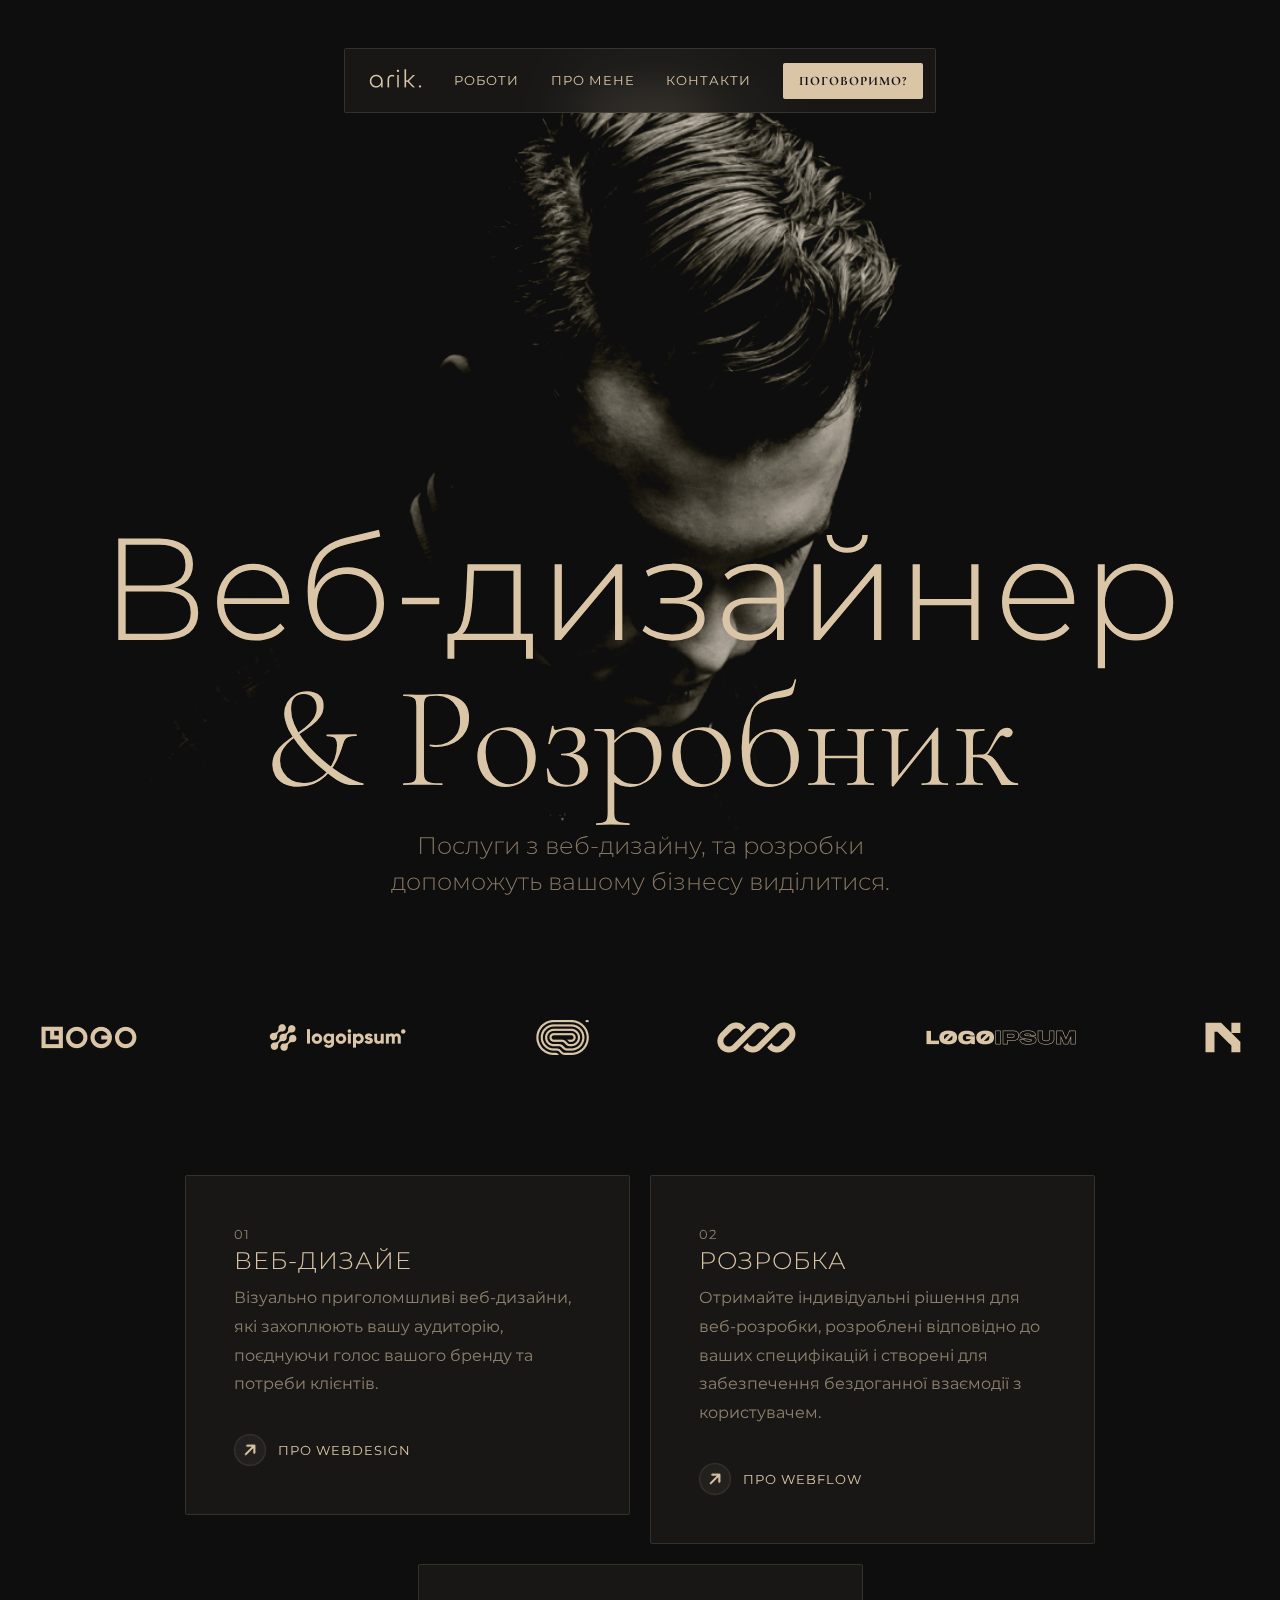
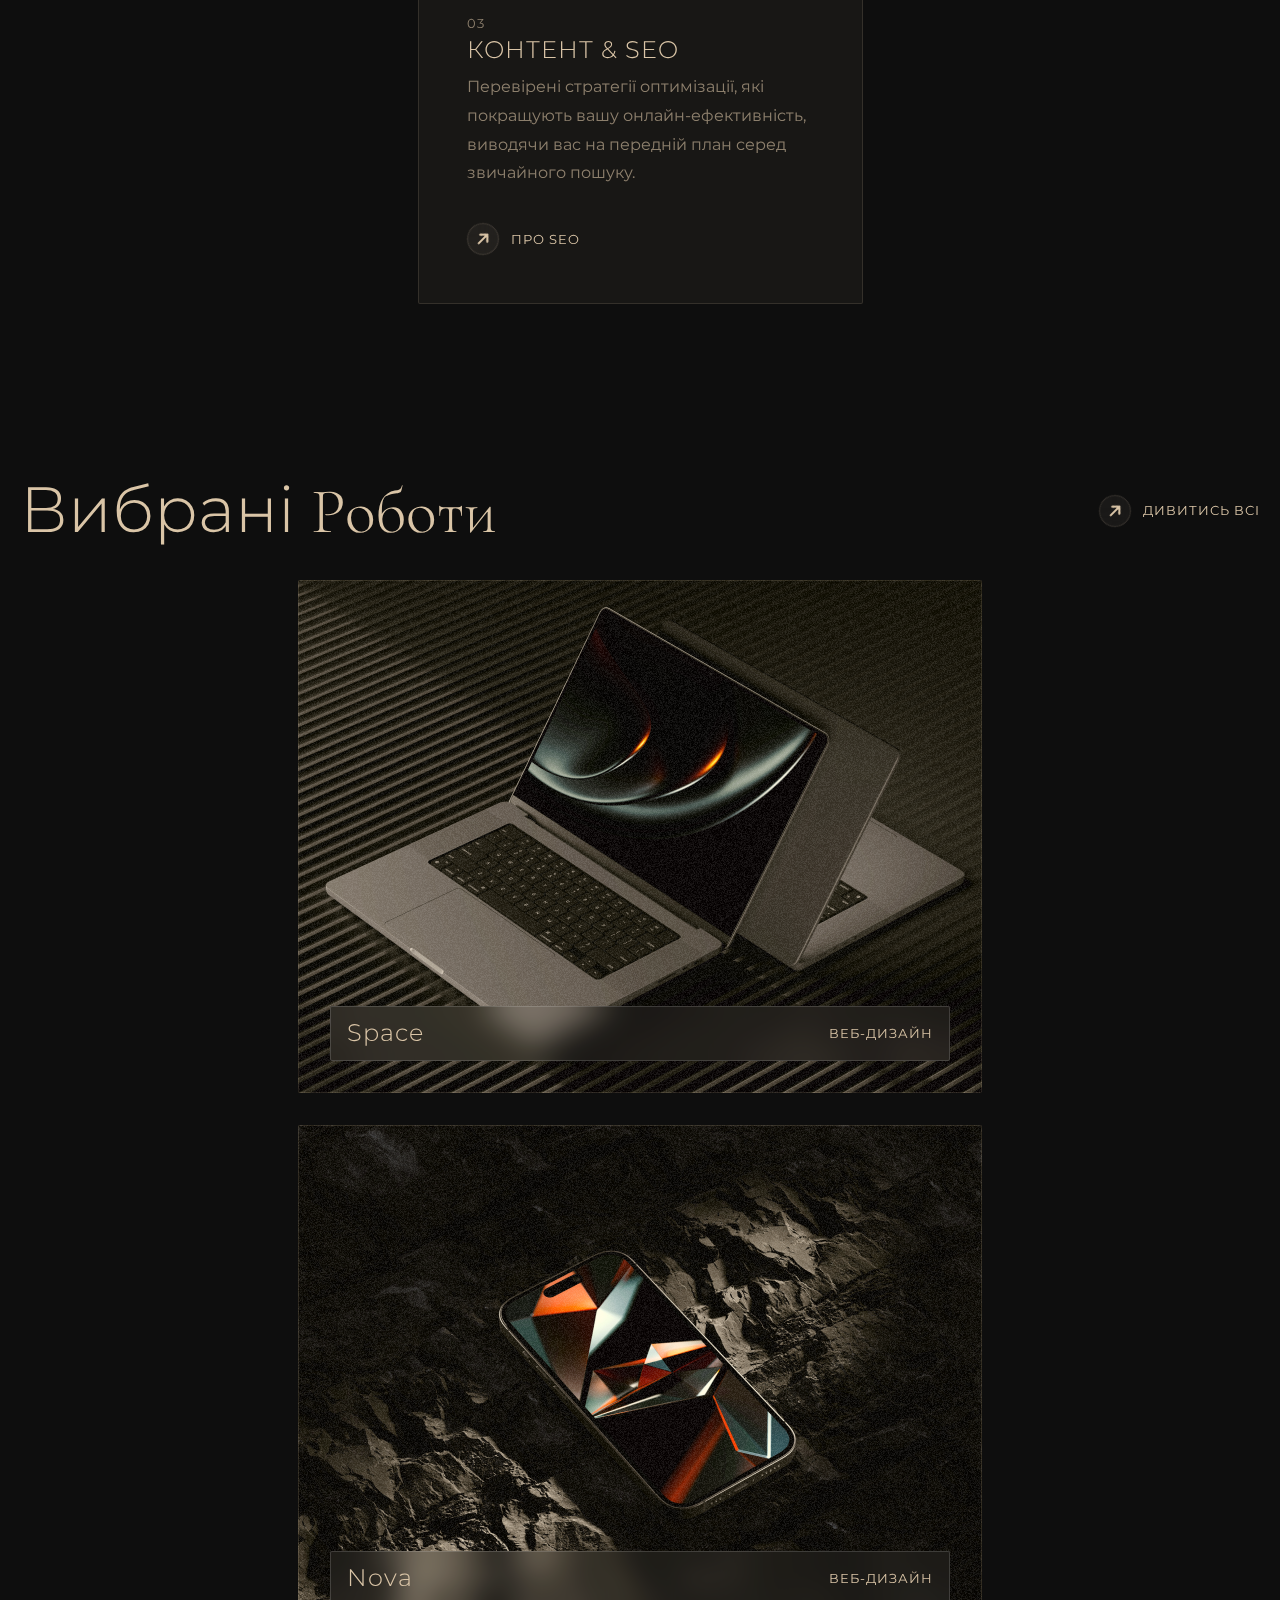
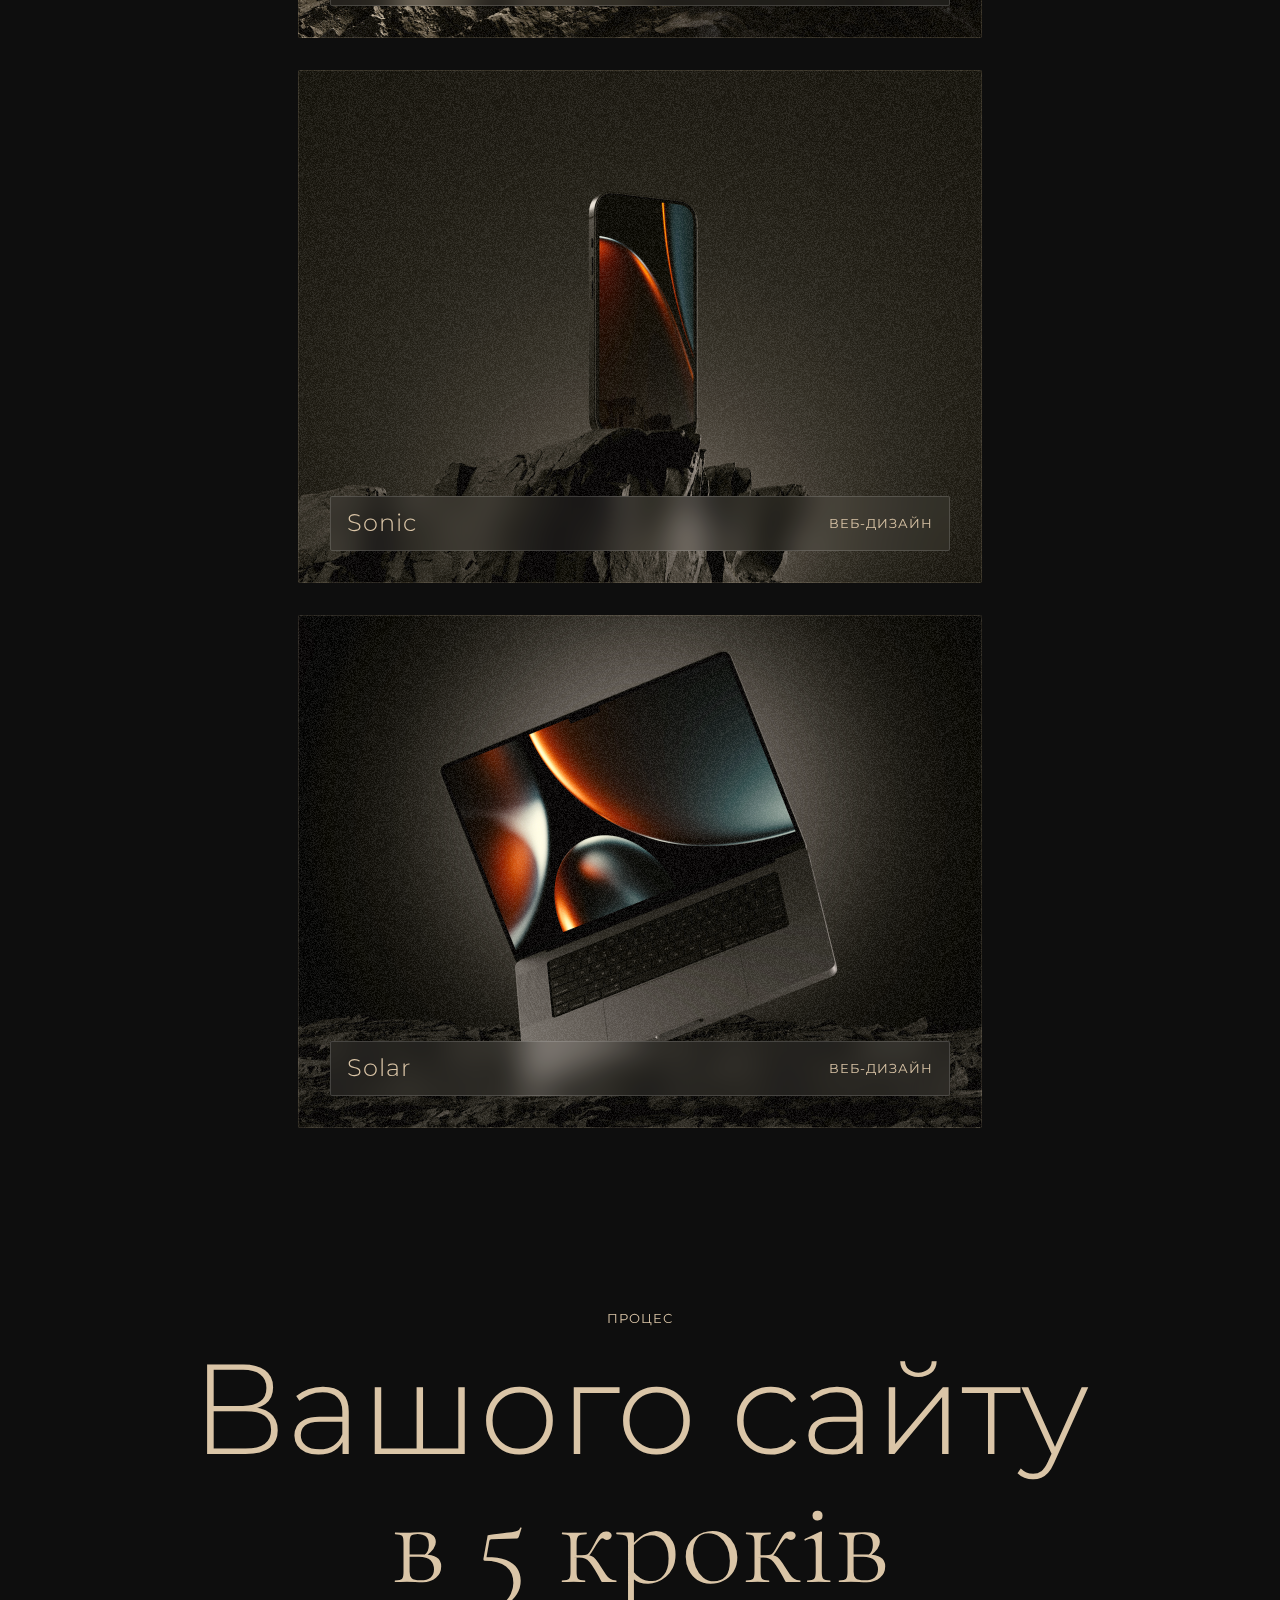
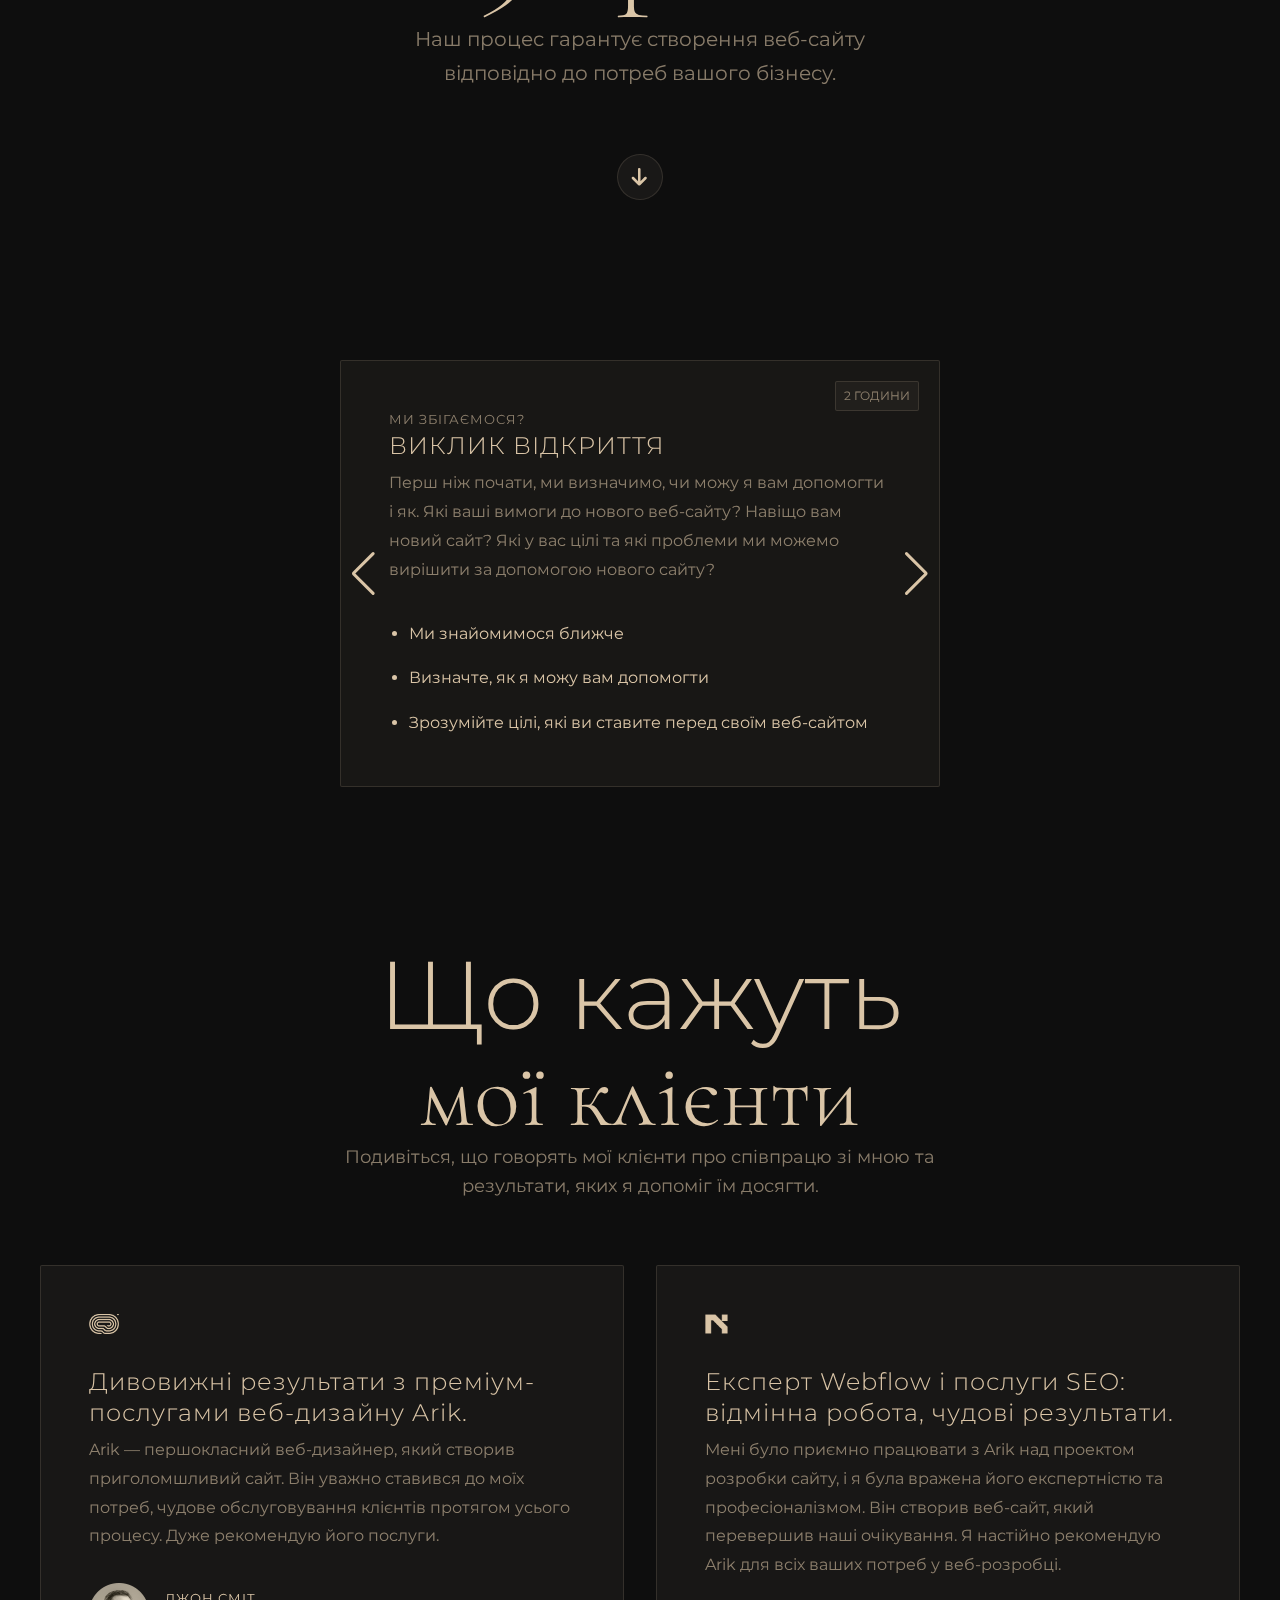
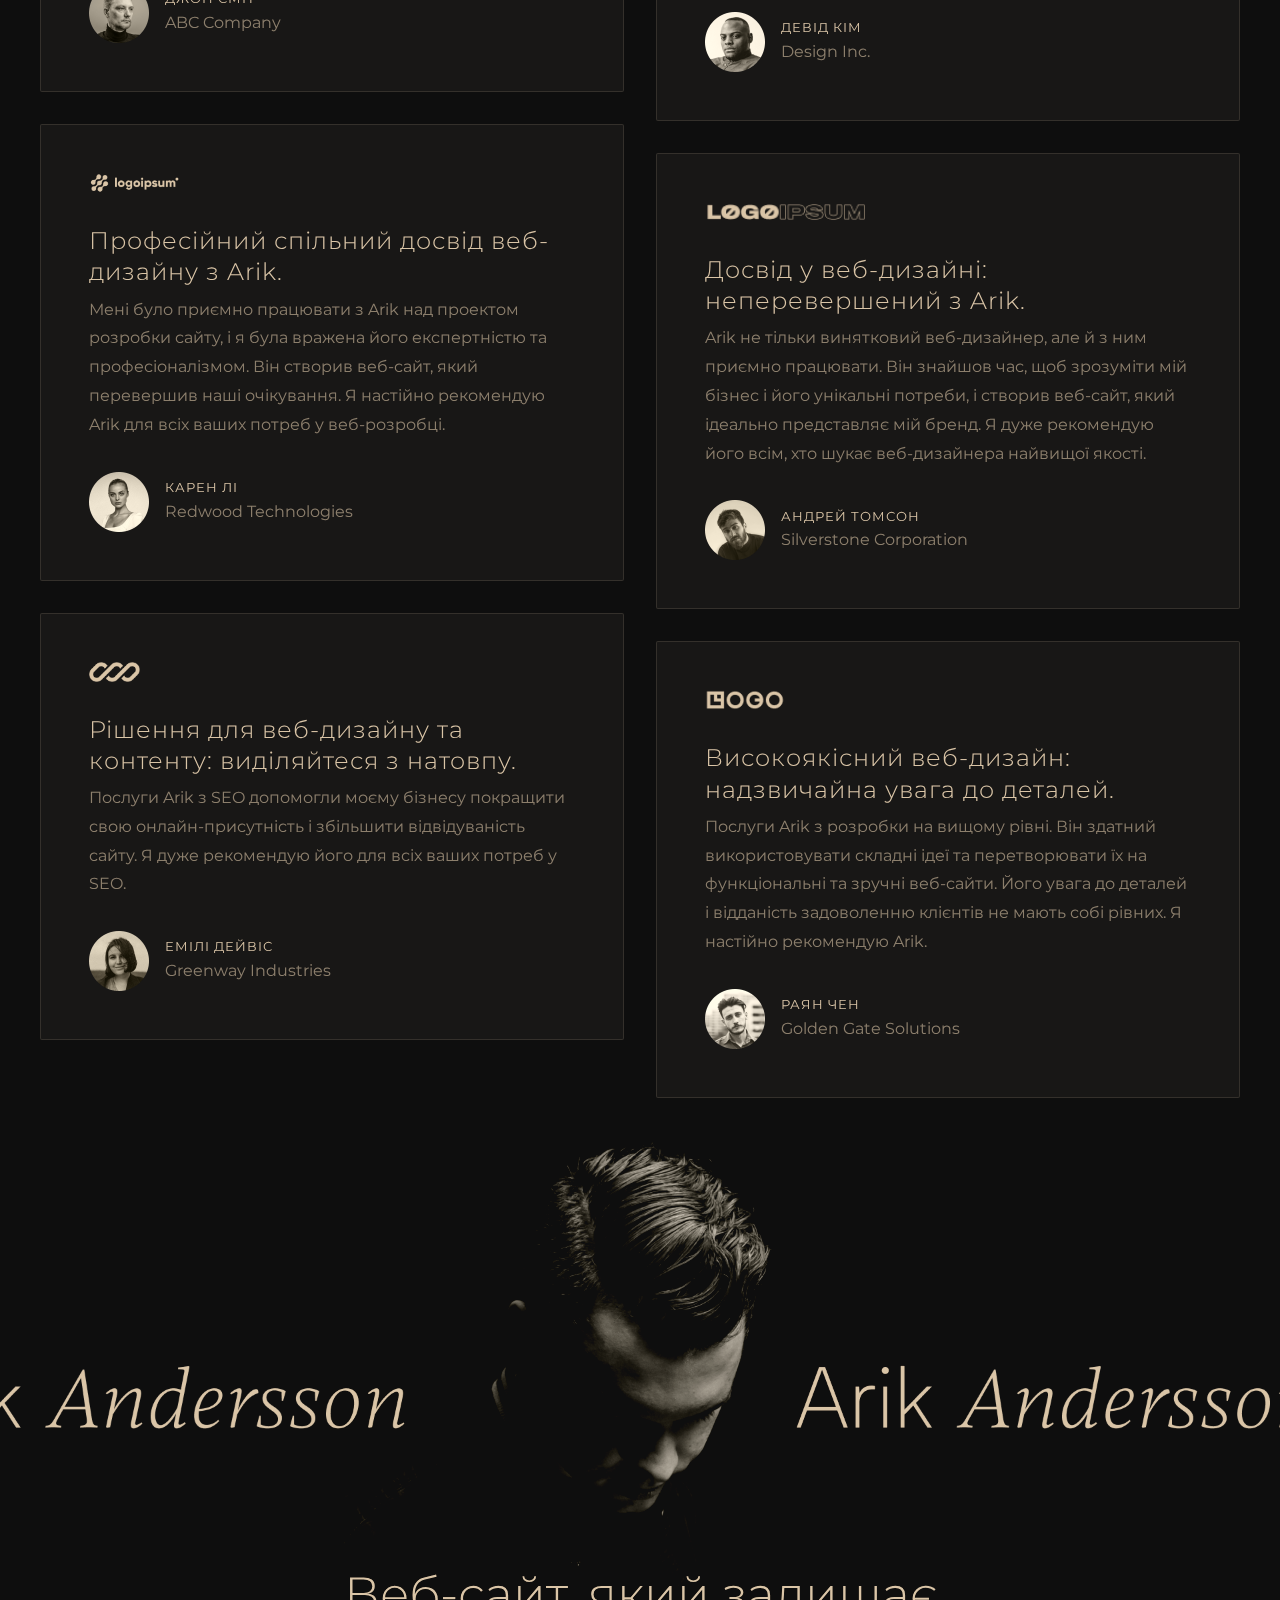
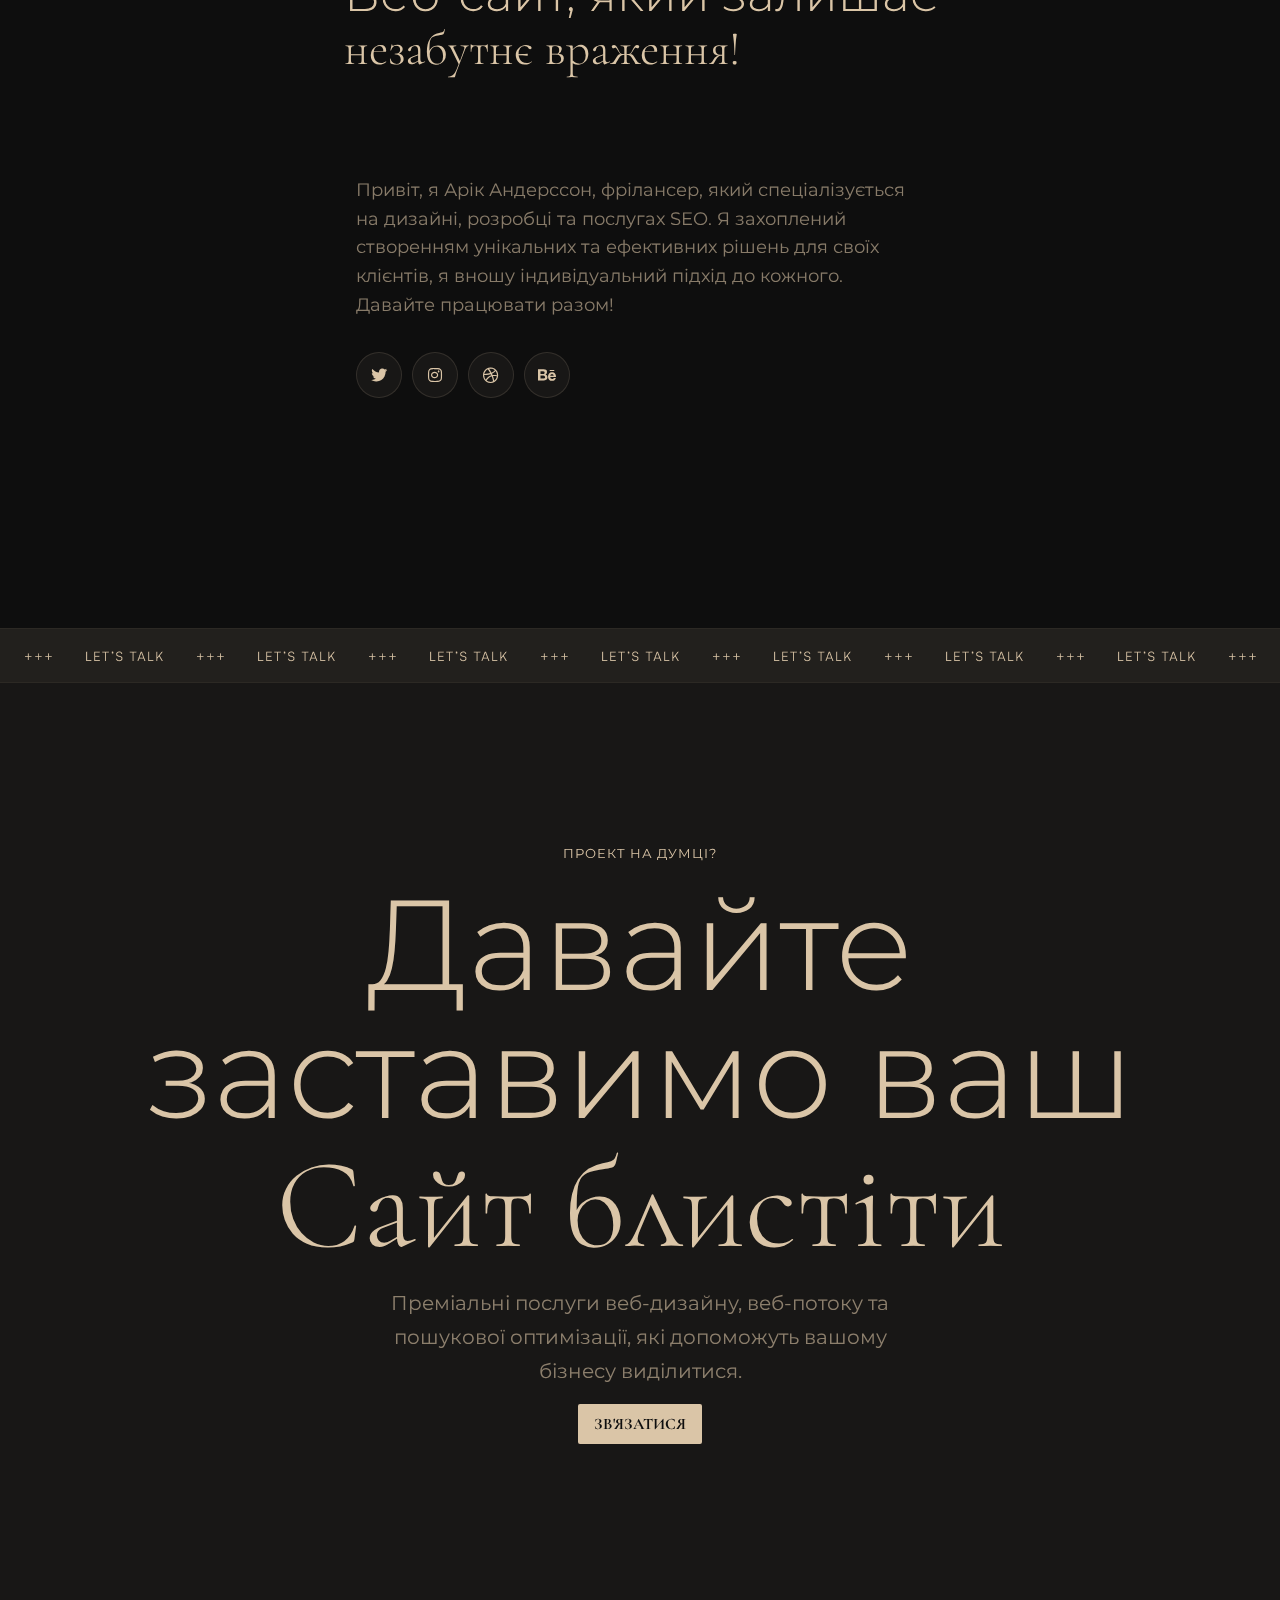
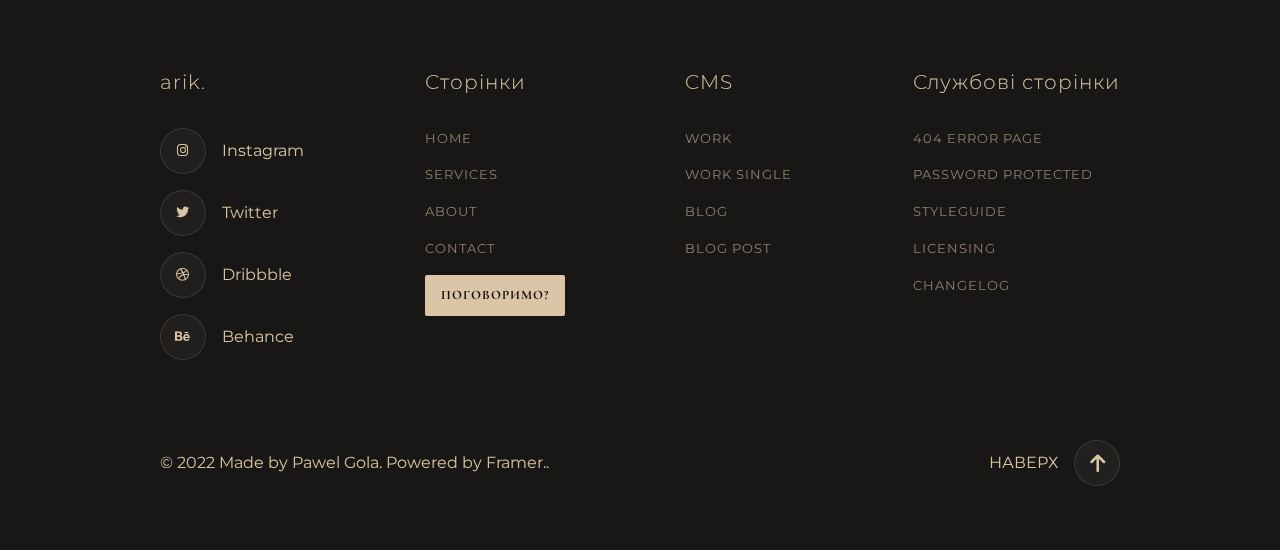
<file: index.html>
<!doctype html>
<html lang="uk">
<head>
    <meta charset="UTF-8">
    <meta name="viewport" content="width=device-width, initial-scale=1.0">
    <meta http-equiv="X-UA-Compatible" content="ie=edge">
    <title>arik.</title>
    <link rel="stylesheet" href="css/style.css">
    <link rel="icon" type="image/png" href="img/favicon.png" sizes="16x16">
    <link rel="shortcut icon" href="img/favicon.png" type="image/x-icon">
    <meta name="description" content="Web Designer & Developer">
    <link rel="stylesheet" href="https://cdnjs.cloudflare.com/ajax/libs/font-awesome/6.0.0-beta3/css/all.min.css">
    <link href="https://fonts.googleapis.com/css2?family=Cormorant+Garamond:ital,wght@0,300;0,400;0,500;0,600;0,700;1,300;1,400;1,500;1,600;1,700&family=Montserrat:ital,wght@0,100..900;1,100..900&display=swap" rel="stylesheet">
    <link rel="stylesheet" href="https://cdn.jsdelivr.net/npm/swiper@10/swiper-bundle.min.css">
    <script src="https://cdn.jsdelivr.net/npm/swiper@10/swiper-bundle.min.js"></script>
</head>
<body>
    <div class="modal" id="modal">
        <div class="modal-content">
            <button class="close" id="closeModal">&times;</button>
            <h2>Давайте зв'яжемося</h2>
            <form>
                <input type="text" placeholder="Ім'я" required>
                <input type="email" placeholder="Email" required>
                <textarea placeholder="Повідомлення" required></textarea>
                <button type="submit">Надіслати</button>
            </form>
        </div>
    </div>
    <header class="header">
        <nav class="navbar">
            <a href="#"><img src="img/Logo.png" alt="img" class="logo"></a>
            <div class="burger" id="burger-menu">
                <span></span>
                <span></span>
                <span></span>
            </div>
            <ul class="nav-links" id="nav-links">
                <li><a href="work.html">Роботи</a></li>
                <li><a href="about.html">Про мене</a></li>
                <li><a href="contact.html">Контакти</a></li>
                <li><a href="#" class="btn-talk" id="openModal">Поговоримо?</a></li>
            </ul>
        </nav>
    </header>
    <main class="main">
        <section class="hero">
            <h1>Веб-дизайнер<br><span class="font-two">& Розробник</span></h1>
            <p>Послуги з веб-дизайну, та розробки допоможуть вашому бізнесу виділитися.</p>
        </section>
    </main>
    <section class="brand-section">
        <div>
            <img src="img/logo1.png" alt="img">
            <img src="img/logo2.png" alt="img">
            <img src="img/logo3.png" alt="img">
            <img src="img/logo4.png" alt="img">
            <img src="img/logo5.png" alt="img">
            <img src="img/logo6.png" alt="img">
        </div>
    </section>
    <section class="services">
        <div class="service">
            <h3>01</h3>
            <h2>Веб-дизайе</h2>
            <p>Візуально приголомшливі веб-дизайни, які
                захоплюють вашу аудиторію, поєднуючи голос
                вашого бренду та потреби клієнтів.</p>
            <a href="#" class="btn-arrow"><span><i class="fa-solid fa-arrow-right fa-lg" style="color: #DAC5A7;"></i></span>Про Webdesign</a>
        </div>
        <div class="service">
            <h3>02</h3>
            <h2>Розробка</h2>
            <p>Отримайте індивідуальні рішення для веб-розробки, розроблені відповідно до ваших
                специфікацій і створені для забезпечення бездоганної взаємодії з користувачем.</p>
            <a href="#" class="btn-arrow"><span><i class="fa-solid fa-arrow-right fa-lg" style="color: #DAC5A7;"></i></span>Про Webflow</a>
        </div>
        <div class="service">
            <h3>03</h3>
            <h2>Контент & SEO</h2>
            <p>Перевірені стратегії оптимізації, які покращують вашу онлайн-ефективність,
                виводячи вас на передній план серед звичайного пошуку.</p>
            <a href="#" class="btn-arrow"><span><i class="fa-solid fa-arrow-right fa-lg" style="color: #DAC5A7;"></i></span>Про SEO</a>
        </div>
    </section>
    <section class="work-section">
        <div class="work-title">
            <h2>Вибрані <span class="font-two">Роботи</span></h2>
            <a href="#" class="btn-arrow"><span><i class="fa-solid fa-arrow-right fa-lg" style="color: #DAC5A7;"></i></span>Дивитись всі</a>
        </div>
        <div class="work-cards">
            <div class="work-card">
                <img src="img/card1.png" alt="img">
                <div class="card-text">
                    <p>Space</p>
                    <span>Веб-дизайн</span>
                </div>
            </div>
            <div class="work-card">
                <img src="img/card2.png" alt="img">
                <div class="card-text">
                    <p>Nova</p>
                    <span>Веб-дизайн</span>
                </div>
            </div>
            <div class="work-card">
                <img src="img/card3.png" alt="img">
                <div class="card-text">
                    <p>Sonic</p>
                    <span>Веб-дизайн</span>
                </div>
            </div>
            <div class="work-card">
                <img src="img/card4.png" alt="img">
                <div class="card-text">
                    <p>Solar</p>
                    <span>Веб-дизайн</span>
                </div>
            </div>
        </div>
    </section>
    <section class="process-section">
        <h3 class="section-title">Процес</h3>
        <h2 class="main-title">Вашого сайту <br><span class="font-two">в 5 кроків</span></h2>
        <p class="subtitle">Наш процес гарантує створення веб-сайту відповідно
            до потреб вашого бізнесу.</p>
        <a class="arrow-down">
            <i class="fa-solid fa-arrow-right fa-lg" style="color: #DAC5A7;"></i>
        </a>
    </section>
    <section class="swiper-section">
        <div class="swiper">
            <div class="swiper-wrapper">
                <div class="swiper-slide">
                    <div class="service">
                        <p class="time-block">2 Години</p>
                        <h3>Ми збігаємося?</h3>
                        <h2>Виклик відкриття</h2>
                        <p>Перш ніж почати, ми визначимо, чи можу я вам допомогти і як.
                            Які ваші вимоги до нового веб-сайту? Навіщо вам новий сайт?
                            Які у вас цілі та які проблеми ми можемо вирішити за допомогою
                            нового сайту?</p>
                        <ul>
                            <li>Ми знайомимося ближче</li>
                            <li>Визначте, як я можу вам допомогти</li>
                            <li>Зрозумійте цілі, які ви ставите перед своїм веб-сайтом</li>
                        </ul>
                    </div>
                </div>
                <div class="swiper-slide">
                    <div class="service">
                        <p class="time-block">1 Тиждень</p>
                        <h3>Створення</h3>
                        <h2>Концепція & стратегія</h2>
                        <p>Разом ми розробляємо стратегію. На основі
                            цієї концепції я створюю перші каркаси та інтерактивний
                            прототип. Це створює у нас дуже гарне враження про
                            веб-сайт та інтерфейс користувача.</p>
                        <ul>
                            <li>UX дизайн</li>
                            <li>Каркаси</li>
                            <li>Інтерактивний прототип</li>
                        </ul>
                    </div>
                </div>
                <div class="swiper-slide">
                    <div class="service">
                        <p class="time-block">1 Тиждень</p>
                        <h3>Трохи магії</h3>
                        <h2>Веб-дизайн</h2>
                        <p>Тепер настає магія. На основі попередньо розробленої концепції
                            я створюю дизайн екрану. Веб-дизайн, який виділяє вас серед
                            конкурентів, забезпечує чудову взаємодію з користувачем.</p>
                        <ul>
                            <li>Висококласний веб-дизайн, для вашого бренду</li>
                            <li>Інтерактивний прототип дизайну</li>
                            <li>Правки</li>
                        </ul>
                    </div>
                </div>
                <div class="swiper-slide">
                    <div class="service">
                        <p class="time-block">2 Тижня</p>
                        <h3>Більше магії</h3>
                        <h2>Розробка</h2>
                        <p>На цьому кроці ми вдихаємо життя у ваш дизайн.
                            Ви отримаєте створений сайт із використанням модульної
                            системи веб-дизайну та інтеграції CMS.
                            Анімація додасть родзинки вашому сайту.</p>
                        <ul>
                            <li>Спеціальний веб-сайт фреймерів</li>
                            <li>Модульні системи веб-дизайну</li>
                            <li>Інтеграція CMS</li>
                        </ul>
                    </div>
                </div>
                <div class="swiper-slide">
                    <div class="service">
                        <p class="time-block">2 Години</p>
                        <h3>Готовий до роботи</h3>
                        <h2>Онбординг Вeб-сайту</h2>
                        <p>На персональному семінарі Framer я покажу вам, як швидко
                            та легко вносити зміни у ваш новий веб-сайт. Редагуйте
                            свій веб-сайт Framer без складної серверної частини
                            або необхідності додаткового програміста.</p>
                        <ul>
                            <li>Персональна майстерня</li>
                            <li>Персоналізовані відеоуроки</li>
                            <li>Редагуйте самостійно веб-сайт</li>
                        </ul>
                    </div>
                </div>
            </div>
            <div class="swiper-button-next"></div>
            <div class="swiper-button-prev"></div>
        </div>
    </section>
    <section class="review-section">
        <div>
            <h2 class="title-review">Що кажуть <br><span class="font-two">мої клієнти</span></h2>
            <p class="subtitle-review">Подивіться, що говорять мої клієнти про співпрацю зі
                мною та результати, яких я допоміг їм досягти.</p>
        </div>
        <div class="reviews-row">
        </div>
    </section>
    <section class="info-section">
        <div class="text-block">
            <h3>Веб-сайт, який залишає<br>
                <span class="font-two">незабутнє враження!</span>
            </h3>
            <div class="info-block">
                <p>Привіт, я Арік Андерссон, фрілансер, який спеціалізується
                    на дизайні, розробці та послугах SEO. Я захоплений
                    створенням унікальних та ефективних рішень для своїх клієнтів,
                    я вношу індивідуальний підхід до кожного. Давайте
                    працювати разом!</p>
                <div>
                    <a href="#" class="circle"><i class="fa-brands fa-twitter" style="color: #DAC5A7;"></i></a>
                    <a href="#" class="circle"><i class="fa-brands fa-instagram" style="color: #DAC5A7;"></i></a>
                    <a href="#" class="circle"><i class="fa-brands fa-dribbble" style="color: #DAC5A7;"></i></a>
                    <a href="#" class="circle"><i class="fa-brands fa-behance" style="color: #DAC5A7;"></i></a>
                </div>
            </div>
        </div>
    </section>
    <div class="banner"></div>
    <section class="process-section get-site">
        <h3 class="section-title">Проект на думці?</h3>
        <h2 class="main-title">Давайте заставимо ваш
            <br><span class="font-two">Сайт блистіти</span></h2>
        <p class="subtitle">Преміальні послуги веб-дизайну, веб-потоку та пошукової оптимізації,
            які допоможуть вашому бізнесу виділитися.</p>
        <a href="#" class="btn-talk">Зв'язатися</a>
    </section>
    <footer class="footer">
        <div class="footer-container">
            <div class="footer-links">
                <ul>
                    <li><h4>arik.</h4></li>
                    <li><a href="#" class="circle"><i class="fa-brands fa-instagram" style="color: #DAC5A7;"></i></a>Instagram</a></li>
                    <li><a href="#" class="circle"><i class="fa-brands fa-twitter" style="color: #DAC5A7;"></i></a>Twitter</a></li>
                    <li><a href="#" class="circle"><i class="fa-brands fa-dribbble" style="color: #DAC5A7;"></i></a>Dribbble</a></li>
                    <li><a href="#" class="circle"><i class="fa-brands fa-behance" style="color: #DAC5A7;"></i></a>Behance</a></li>
                </ul>
                <ul>
                    <li><h4>Сторінки</h4></li>
                    <li><a href="#">Home</a></li>
                    <li><a href="#">Services</a></li>
                    <li><a href="#">About</a></li>
                    <li><a href="#">Contact</a></li>
                    <li><a href="#" class="btn-talk">Поговоримо?</a></li>
                </ul>
                <ul>
                    <li><h4>CMS</h4></li>
                    <li><a href="#">Work</a></li>
                    <li><a href="#">Work Single</a></li>
                    <li><a href="#">Blog</a></li>
                    <li><a href="#">Blog Post</a></li>
                </ul>
                <ul>
                    <li><h4>Службові сторінки</h4></li>
                    <li><a href="#">404 Error Page</a></li>
                    <li><a href="#">Password Protected</a></li>
                    <li><a href="#">Styleguide</a></li>
                    <li><a href="#">Licensing</a></li>
                    <li><a href="#">Changelog</a></li>
                </ul>
            </div>
            <div class="footer-bottom">
                <p>© 2022 Made by Pawel Gola. Powered by Framer..</p>
                <a href="#" class="to-top">Наверх
                    <i class="fa-solid fa-arrow-right fa-lg" style="color: #DAC5A7;"></i>
                </a>
            </div>
        </div>
    </footer>

    <script src="script/script.js"></script>
</body>
</html>
</file>
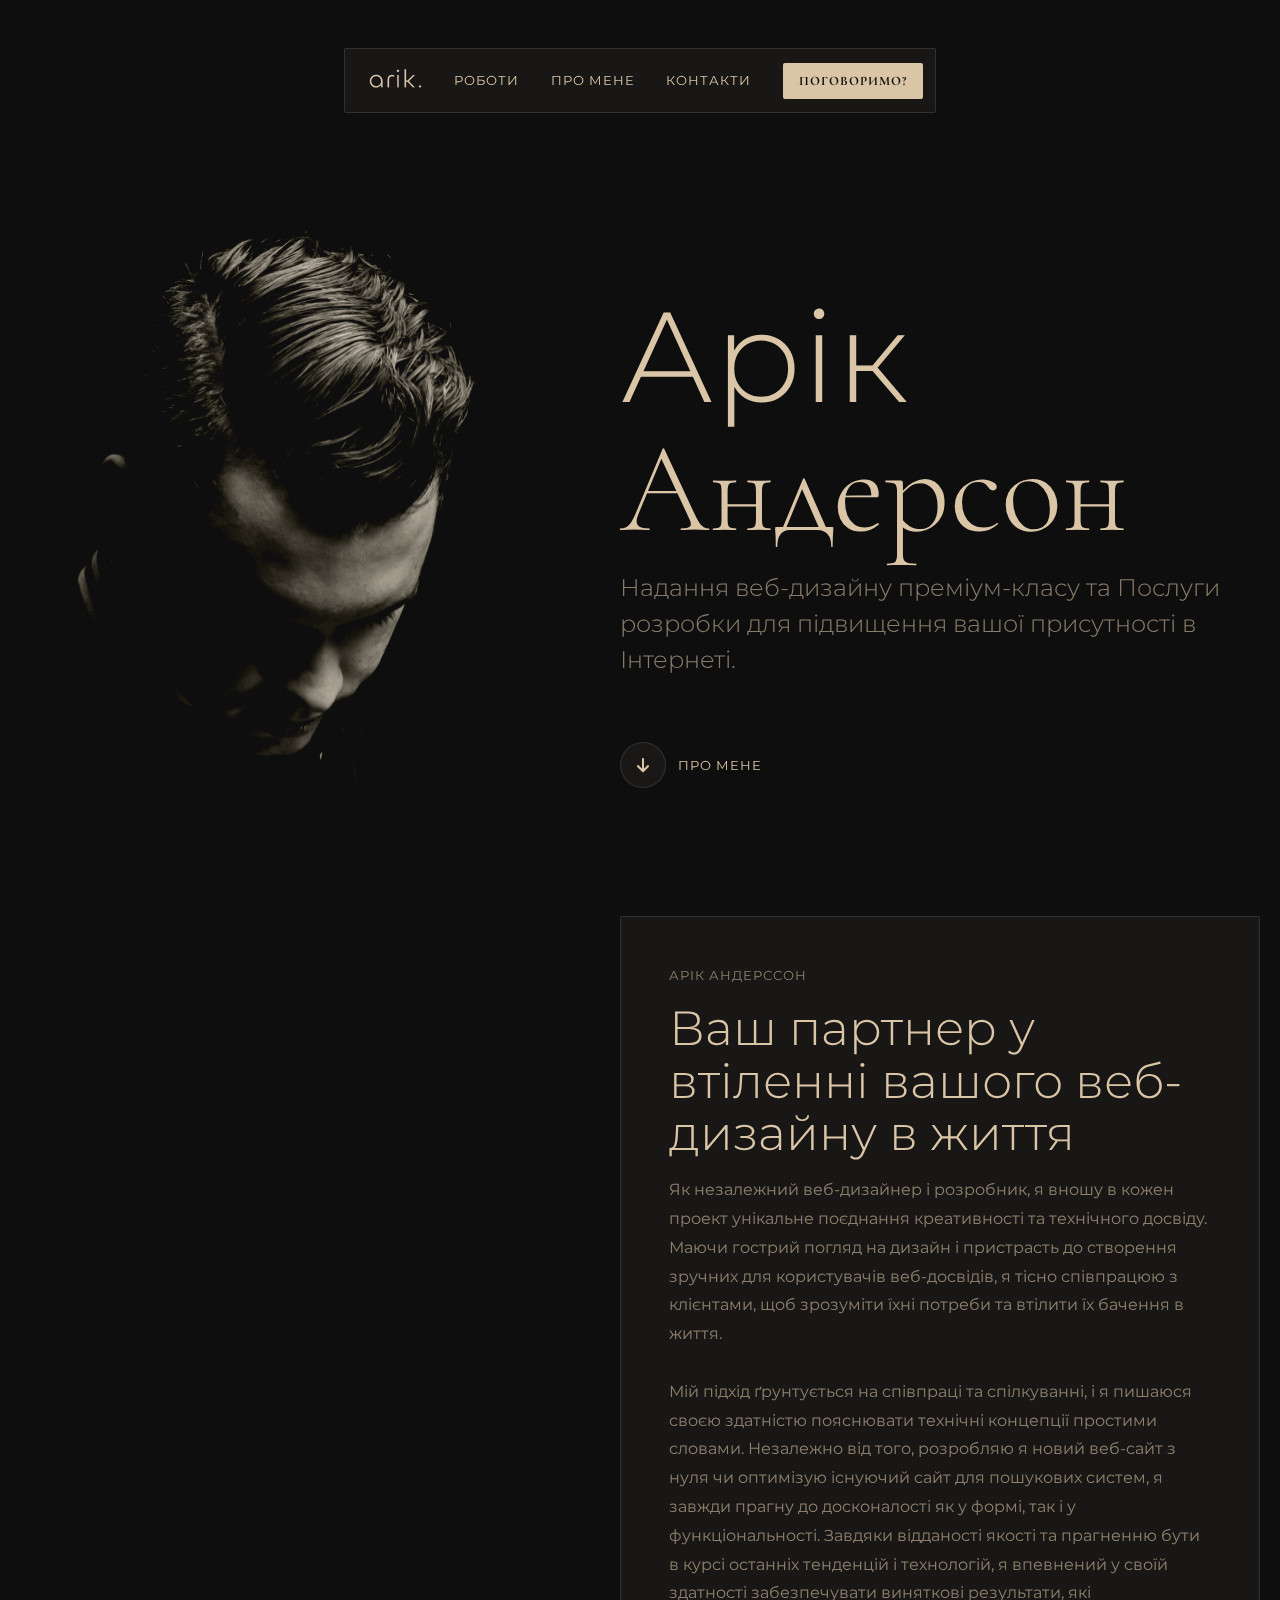
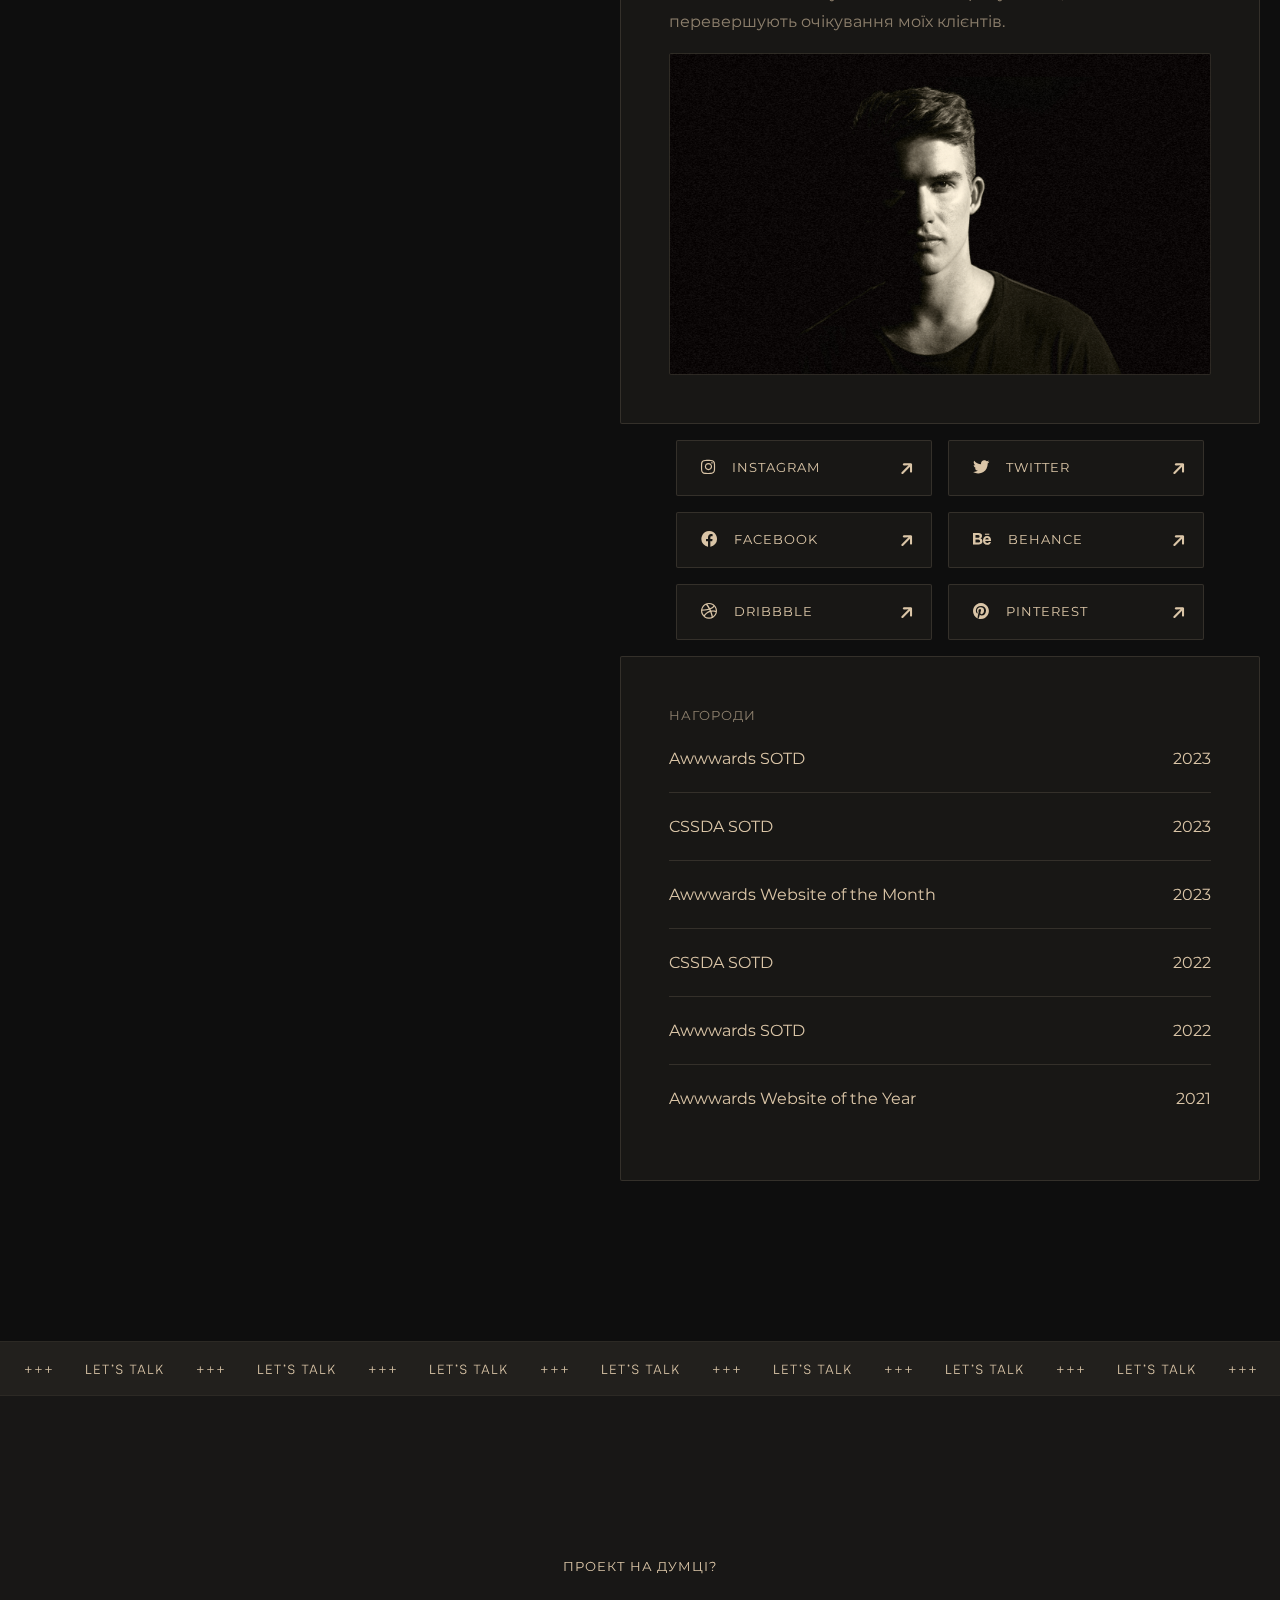
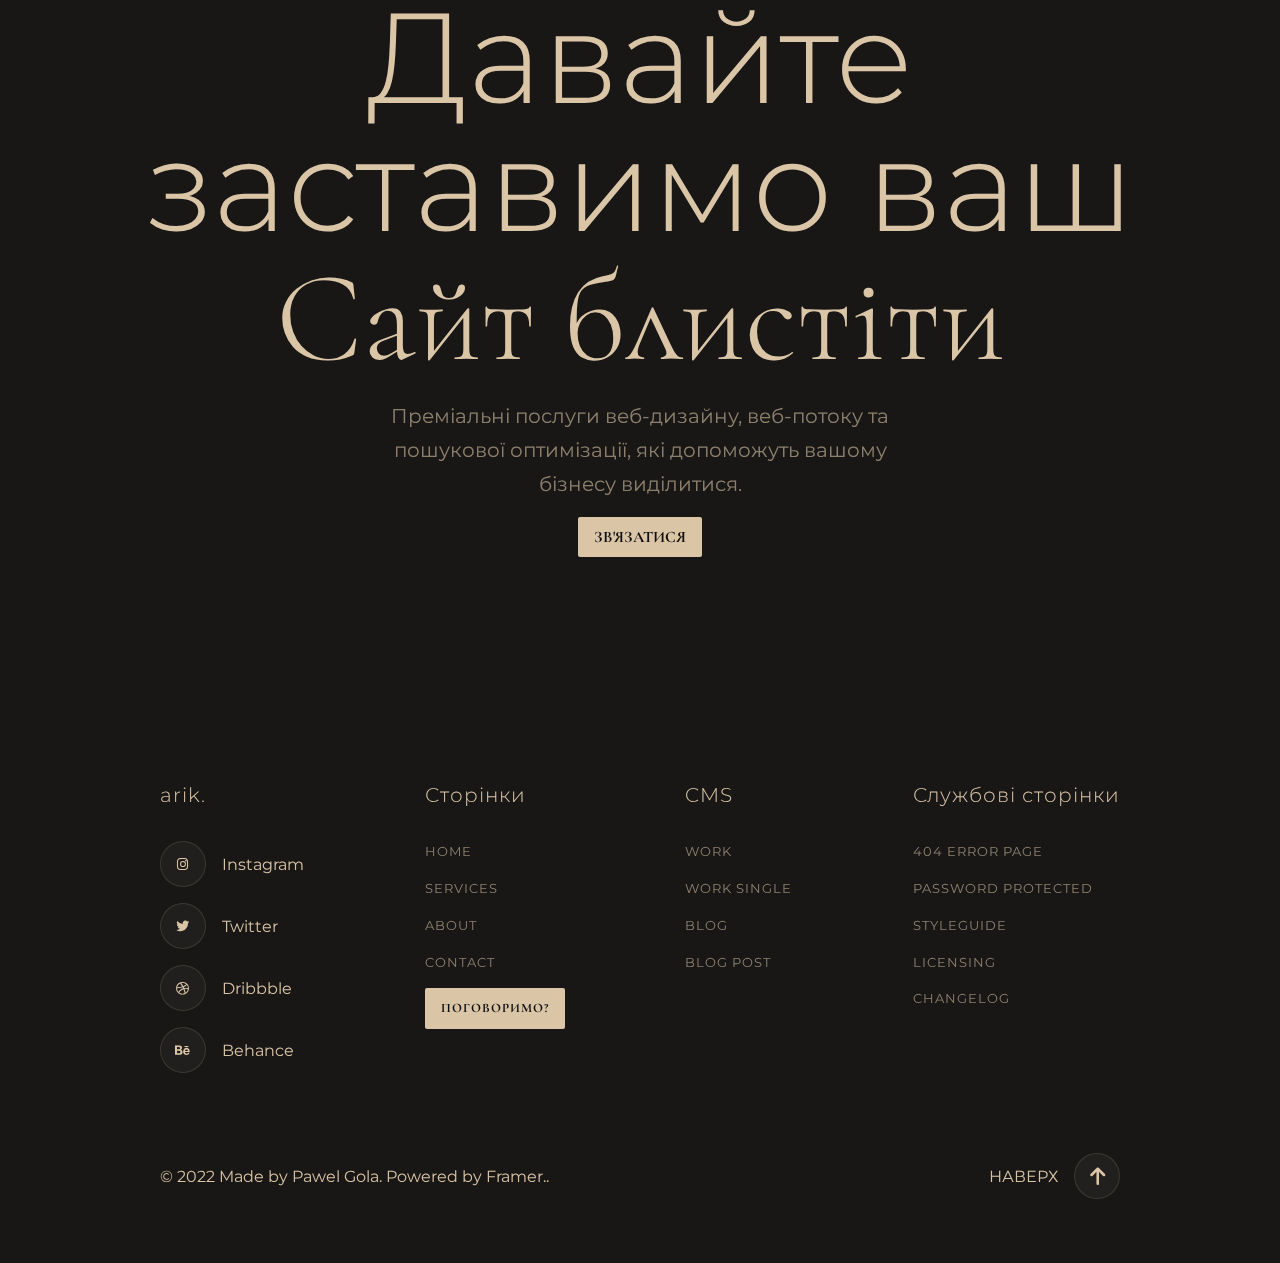
<file: about.html>
<!doctype html>
<html lang="uk">
<head>
    <meta charset="UTF-8">
    <meta name="viewport" content="width=device-width, initial-scale=1.0">
    <meta http-equiv="X-UA-Compatible" content="ie=edge">
    <title>arik.</title>
    <link rel="stylesheet" href="css/style.css">
    <link rel="icon" type="image/png" href="img/favicon.png" sizes="16x16">
    <link rel="shortcut icon" href="img/favicon.png" type="image/x-icon">
    <meta name="description" content="Web Designer & Developer">
    <link rel="stylesheet" href="https://cdnjs.cloudflare.com/ajax/libs/font-awesome/6.0.0-beta3/css/all.min.css">
    <link href="https://fonts.googleapis.com/css2?family=Cormorant+Garamond:ital,wght@0,300;0,400;0,500;0,600;0,700;1,300;1,400;1,500;1,600;1,700&family=Montserrat:ital,wght@0,100..900;1,100..900&display=swap" rel="stylesheet">
</head>
<body>
<div class="modal" id="modal">
    <div class="modal-content">
        <button class="close" id="closeModal">&times;</button>
        <h2>Давайте зв'яжемося</h2>
        <form>
            <input type="text" placeholder="Ім'я" required>
            <input type="email" placeholder="Email" required>
            <textarea placeholder="Повідомлення" required></textarea>
            <button type="submit">Надіслати</button>
        </form>
    </div>
</div>
<header class="header">
    <nav class="navbar">
        <a href="index.html"><img src="img/Logo.png" alt="img" class="logo"></a>
        <div class="burger" id="burger-menu">
            <span></span>
            <span></span>
            <span></span>
        </div>
        <ul class="nav-links" id="nav-links">
            <li><a href="work.html">Роботи</a></li>
            <li><a href="#">Про мене</a></li>
            <li><a href="contact.html">Контакти</a></li>
            <li><a href="#" class="btn-talk" id="openModal">Поговоримо?</a></li>
        </ul>
    </nav>
</header>
<section class="profile-section">
    <div class="profile-image">
        <img src="img/Image2.png" alt="Arik Andersson portrait">
    </div>
    <div class="profile">
        <div class="profile-header">
            <h1>Арік <br><span class="font-two">Андерсон</span></h1>
            <p class="tagline">Надання веб-дизайну преміум-класу та
                Послуги розробки для підвищення вашої присутності в Інтернеті.</p>
            <a href="#" class="btn-arrow"><span><i class="fa-solid fa-arrow-right fa-lg" style="color: #DAC5A7;"></i></span>Про мене</a>
        </div>
        <div class="about">
            <span class="title-about">Арік Андерссон</span>
            <h2>Ваш партнер у втіленні вашого веб-дизайну в життя</h2>
            <p>
                Як незалежний веб-дизайнер і розробник, я вношу в кожен
                проект унікальне поєднання креативності та технічного
                досвіду. Маючи гострий погляд на дизайн і пристрасть
                до створення зручних для користувачів веб-досвідів,
                я тісно співпрацюю з клієнтами, щоб зрозуміти їхні
                потреби та втілити їх бачення в життя.
                <br>
                <br>
                Мій підхід ґрунтується на співпраці та спілкуванні,
                і я пишаюся своєю здатністю пояснювати технічні
                концепції простими словами. Незалежно від того,
                розробляю я новий веб-сайт з нуля чи оптимізую існуючий
                сайт для пошукових систем, я завжди прагну до
                досконалості як у формі, так і у функціональності.
                Завдяки відданості якості та прагненню бути в курсі
                останніх тенденцій і технологій, я впевнений у своїй
                здатності забезпечувати виняткові результати, які
                перевершують очікування моїх клієнтів.
            </p>
            <img src="img/Image3.png" alt="img">
        </div>
        <div class="social-links">
            <a href="#">
                <i class="fa-brands fa-instagram fa-lg" style="color: #DAC5A7;"></i>
                Instagram
                <i class="fa-solid fa-arrow-right fa-lg arrow-pos" style="color: #DAC5A7;"></i>
            </a>
            <a href="#">
                <i class="fa-brands fa-twitter fa-lg" style="color: #DAC5A7;"></i>
                Twitter
                <i class="fa-solid fa-arrow-right fa-lg arrow-pos" style="color: #DAC5A7;"></i>
            </a>
            <a href="#">
                <i class="fa-brands fa-facebook fa-lg" style="color: #DAC5A7;"></i>
                Facebook
                <i class="fa-solid fa-arrow-right fa-lg arrow-pos" style="color: #DAC5A7;"></i>
            </a>
            <a href="#">
                <i class="fa-brands fa-behance fa-lg" style="color: #DAC5A7;"></i>
                Behance
                <i class="fa-solid fa-arrow-right fa-lg arrow-pos" style="color: #DAC5A7;"></i>
            </a>
            <a href="#">
                <i class="fa-brands fa-dribbble fa-lg" style="color: #DAC5A7;"></i>
                Dribbble
                <i class="fa-solid fa-arrow-right fa-lg arrow-pos" style="color: #DAC5A7;"></i>
            </a>
            <a href="#">
                <i class="fa-brands fa-pinterest fa-lg" style="color: #DAC5A7;"></i>
                Pinterest
                <i class="fa-solid fa-arrow-right fa-lg arrow-pos" style="color: #DAC5A7;"></i>
            </a>
        </div>
        <div class="awards">
            <h3 class="title-about">Нагороди</h3>
            <ul>
                <li>Awwwards SOTD <p>2023</p></li>
                <li>CSSDA SOTD <p>2023</p></li>
                <li>Awwwards Website of the Month <p>2023</p></li>
                <li>CSSDA SOTD <p>2022</p></li>
                <li>Awwwards SOTD <p>2022</p></li>
                <li>Awwwards Website of the Year <p>2021</p></li>
            </ul>
        </div>
    </div>
</section>
<div class="banner"></div>
<section class="process-section get-site">
    <h3 class="section-title">Проект на думці?</h3>
    <h2 class="main-title">Давайте заставимо ваш
        <br><span class="font-two">Сайт блистіти</span></h2>
    <p class="subtitle">Преміальні послуги веб-дизайну, веб-потоку та пошукової оптимізації,
        які допоможуть вашому бізнесу виділитися.</p>
    <a href="#" class="btn-talk">Зв'язатися</a>
</section>
<footer class="footer">
    <div class="footer-container">
        <div class="footer-links">
            <ul>
                <li><h4>arik.</h4></li>
                <li><a href="#" class="circle"><i class="fa-brands fa-instagram" style="color: #DAC5A7;"></i></a>Instagram</a></li>
                <li><a href="#" class="circle"><i class="fa-brands fa-twitter" style="color: #DAC5A7;"></i></a>Twitter</a></li>
                <li><a href="#" class="circle"><i class="fa-brands fa-dribbble" style="color: #DAC5A7;"></i></a>Dribbble</a></li>
                <li><a href="#" class="circle"><i class="fa-brands fa-behance" style="color: #DAC5A7;"></i></a>Behance</a></li>
            </ul>
            <ul>
                <li><h4>Сторінки</h4></li>
                <li><a href="#">Home</a></li>
                <li><a href="#">Services</a></li>
                <li><a href="#">About</a></li>
                <li><a href="#">Contact</a></li>
                <li><a href="#" class="btn-talk">Поговоримо?</a></li>
            </ul>
            <ul>
                <li><h4>CMS</h4></li>
                <li><a href="#">Work</a></li>
                <li><a href="#">Work Single</a></li>
                <li><a href="#">Blog</a></li>
                <li><a href="#">Blog Post</a></li>
            </ul>
            <ul>
                <li><h4>Службові сторінки</h4></li>
                <li><a href="#">404 Error Page</a></li>
                <li><a href="#">Password Protected</a></li>
                <li><a href="#">Styleguide</a></li>
                <li><a href="#">Licensing</a></li>
                <li><a href="#">Changelog</a></li>
            </ul>
        </div>
        <div class="footer-bottom">
            <p>© 2022 Made by Pawel Gola. Powered by Framer..</p>
            <a href="#" class="to-top">Наверх
                <i class="fa-solid fa-arrow-right fa-lg" style="color: #DAC5A7;"></i>
            </a>
        </div>
    </div>
</footer>

<script src="script/script.js"></script>
</body>
</html>
</file>
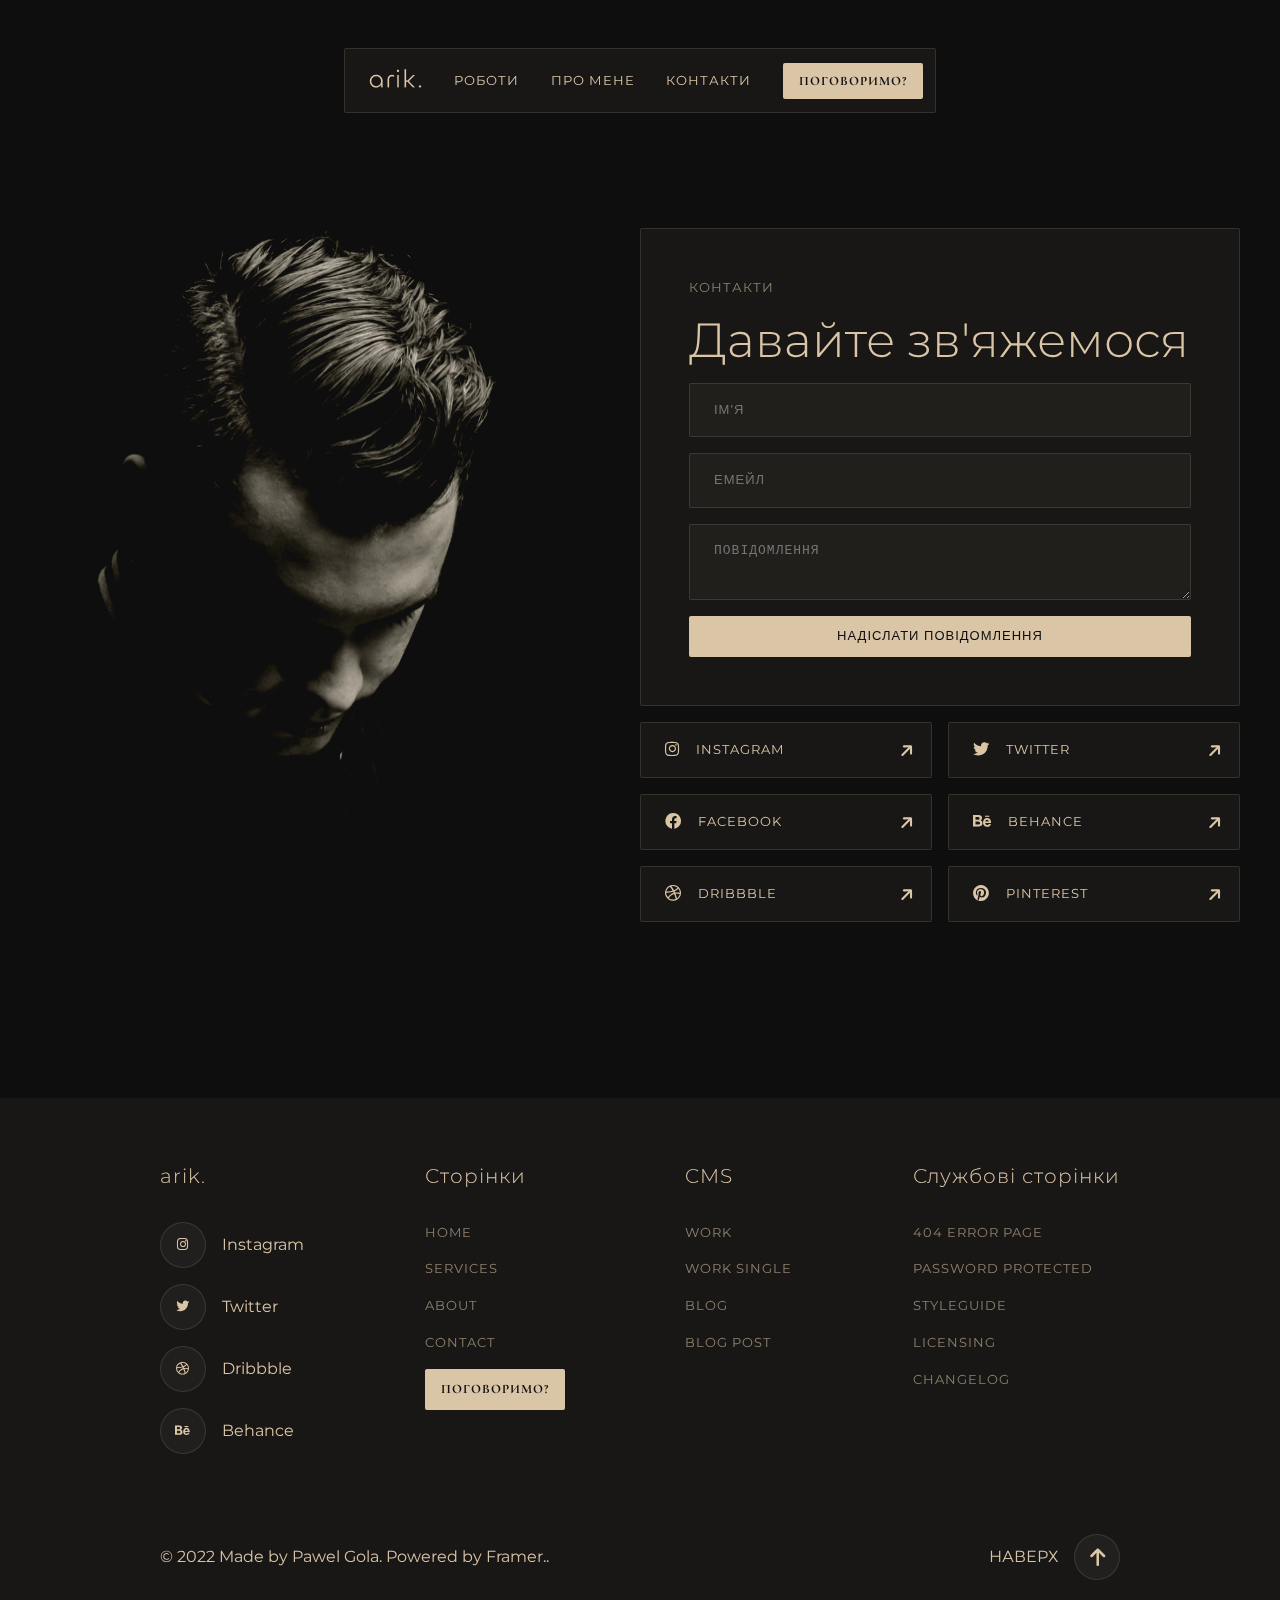
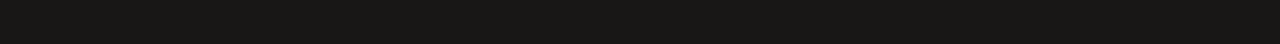
<file: contact.html>
<!doctype html>
<html lang="uk">
<head>
    <meta charset="UTF-8">
    <meta name="viewport" content="width=device-width, initial-scale=1.0">
    <meta http-equiv="X-UA-Compatible" content="ie=edge">
    <title>arik.</title>
    <link rel="stylesheet" href="css/style.css">
    <link rel="icon" type="image/png" href="img/favicon.png" sizes="16x16">
    <link rel="shortcut icon" href="img/favicon.png" type="image/x-icon">
    <meta name="description" content="Web Designer & Developer">
    <link rel="stylesheet" href="https://cdnjs.cloudflare.com/ajax/libs/font-awesome/6.0.0-beta3/css/all.min.css">
    <link href="https://fonts.googleapis.com/css2?family=Cormorant+Garamond:ital,wght@0,300;0,400;0,500;0,600;0,700;1,300;1,400;1,500;1,600;1,700&family=Montserrat:ital,wght@0,100..900;1,100..900&display=swap" rel="stylesheet">
</head>
<body>
<div class="modal" id="modal">
    <div class="modal-content">
        <button class="close" id="closeModal">&times;</button>
        <h2>Давайте зв'яжемося</h2>
        <form>
            <input type="text" placeholder="Ім'я" required>
            <input type="email" placeholder="Email" required>
            <textarea placeholder="Повідомлення" required></textarea>
            <button type="submit">Надіслати</button>
        </form>
    </div>
</div>
<header class="header">
    <nav class="navbar">
        <a href="index.html"><img src="img/Logo.png" alt="img" class="logo"></a>
        <div class="burger" id="burger-menu">
            <span></span>
            <span></span>
            <span></span>
        </div>
        <ul class="nav-links" id="nav-links">
            <li><a href="work.html">Роботи</a></li>
            <li><a href="about.html">Про мене</a></li>
            <li><a href="#">Контакти</a></li>
            <li><a href="#" class="btn-talk" id="openModal">Поговоримо?</a></li>
        </ul>
    </nav>
</header>
<section class="profile-section">
    <div class="profile-image">
        <img src="img/Image2.png" alt="Arik Andersson portrait">
    </div>
    <div class="profile pro-con">
        <div class="about">
            <span class="title-about">Контакти</span>
            <h2>Давайте зв'яжемося</h2>
            <form class="contact-form">
                <input placeholder="Ім'я" type="text" name="name" required>
                <input placeholder="Емейл" type="email" name="email" required>
                <textarea placeholder="Повідомлення" name="message" required></textarea>
                <button class="form-btn" type="submit">Надіслати повідомлення</button>
            </form>
        </div>
        <div class="social-links">
            <a href="#">
                <i class="fa-brands fa-instagram fa-lg" style="color: #DAC5A7;"></i>
                Instagram
                <i class="fa-solid fa-arrow-right fa-lg arrow-pos" style="color: #DAC5A7;"></i>
            </a>
            <a href="#">
                <i class="fa-brands fa-twitter fa-lg" style="color: #DAC5A7;"></i>
                Twitter
                <i class="fa-solid fa-arrow-right fa-lg arrow-pos" style="color: #DAC5A7;"></i>
            </a>
            <a href="#">
                <i class="fa-brands fa-facebook fa-lg" style="color: #DAC5A7;"></i>
                Facebook
                <i class="fa-solid fa-arrow-right fa-lg arrow-pos" style="color: #DAC5A7;"></i>
            </a>
            <a href="#">
                <i class="fa-brands fa-behance fa-lg" style="color: #DAC5A7;"></i>
                Behance
                <i class="fa-solid fa-arrow-right fa-lg arrow-pos" style="color: #DAC5A7;"></i>
            </a>
            <a href="#">
                <i class="fa-brands fa-dribbble fa-lg" style="color: #DAC5A7;"></i>
                Dribbble
                <i class="fa-solid fa-arrow-right fa-lg arrow-pos" style="color: #DAC5A7;"></i>
            </a>
            <a href="#">
                <i class="fa-brands fa-pinterest fa-lg" style="color: #DAC5A7;"></i>
                Pinterest
                <i class="fa-solid fa-arrow-right fa-lg arrow-pos" style="color: #DAC5A7;"></i>
            </a>
        </div>
    </div>
</section>
<footer class="footer">
    <div class="footer-container">
        <div class="footer-links">
            <ul>
                <li><h4>arik.</h4></li>
                <li><a href="#" class="circle"><i class="fa-brands fa-instagram" style="color: #DAC5A7;"></i></a>Instagram</a></li>
                <li><a href="#" class="circle"><i class="fa-brands fa-twitter" style="color: #DAC5A7;"></i></a>Twitter</a></li>
                <li><a href="#" class="circle"><i class="fa-brands fa-dribbble" style="color: #DAC5A7;"></i></a>Dribbble</a></li>
                <li><a href="#" class="circle"><i class="fa-brands fa-behance" style="color: #DAC5A7;"></i></a>Behance</a></li>
            </ul>
            <ul>
                <li><h4>Сторінки</h4></li>
                <li><a href="#">Home</a></li>
                <li><a href="#">Services</a></li>
                <li><a href="#">About</a></li>
                <li><a href="#">Contact</a></li>
                <li><a href="#" class="btn-talk">Поговоримо?</a></li>
            </ul>
            <ul>
                <li><h4>CMS</h4></li>
                <li><a href="#">Work</a></li>
                <li><a href="#">Work Single</a></li>
                <li><a href="#">Blog</a></li>
                <li><a href="#">Blog Post</a></li>
            </ul>
            <ul>
                <li><h4>Службові сторінки</h4></li>
                <li><a href="#">404 Error Page</a></li>
                <li><a href="#">Password Protected</a></li>
                <li><a href="#">Styleguide</a></li>
                <li><a href="#">Licensing</a></li>
                <li><a href="#">Changelog</a></li>
            </ul>
        </div>
        <div class="footer-bottom">
            <p>© 2022 Made by Pawel Gola. Powered by Framer..</p>
            <a href="#" class="to-top">Наверх
                <i class="fa-solid fa-arrow-right fa-lg" style="color: #DAC5A7;"></i>
            </a>
        </div>
    </div>
</footer>

<script src="script/script.js"></script>
</body>
</html>
</file>
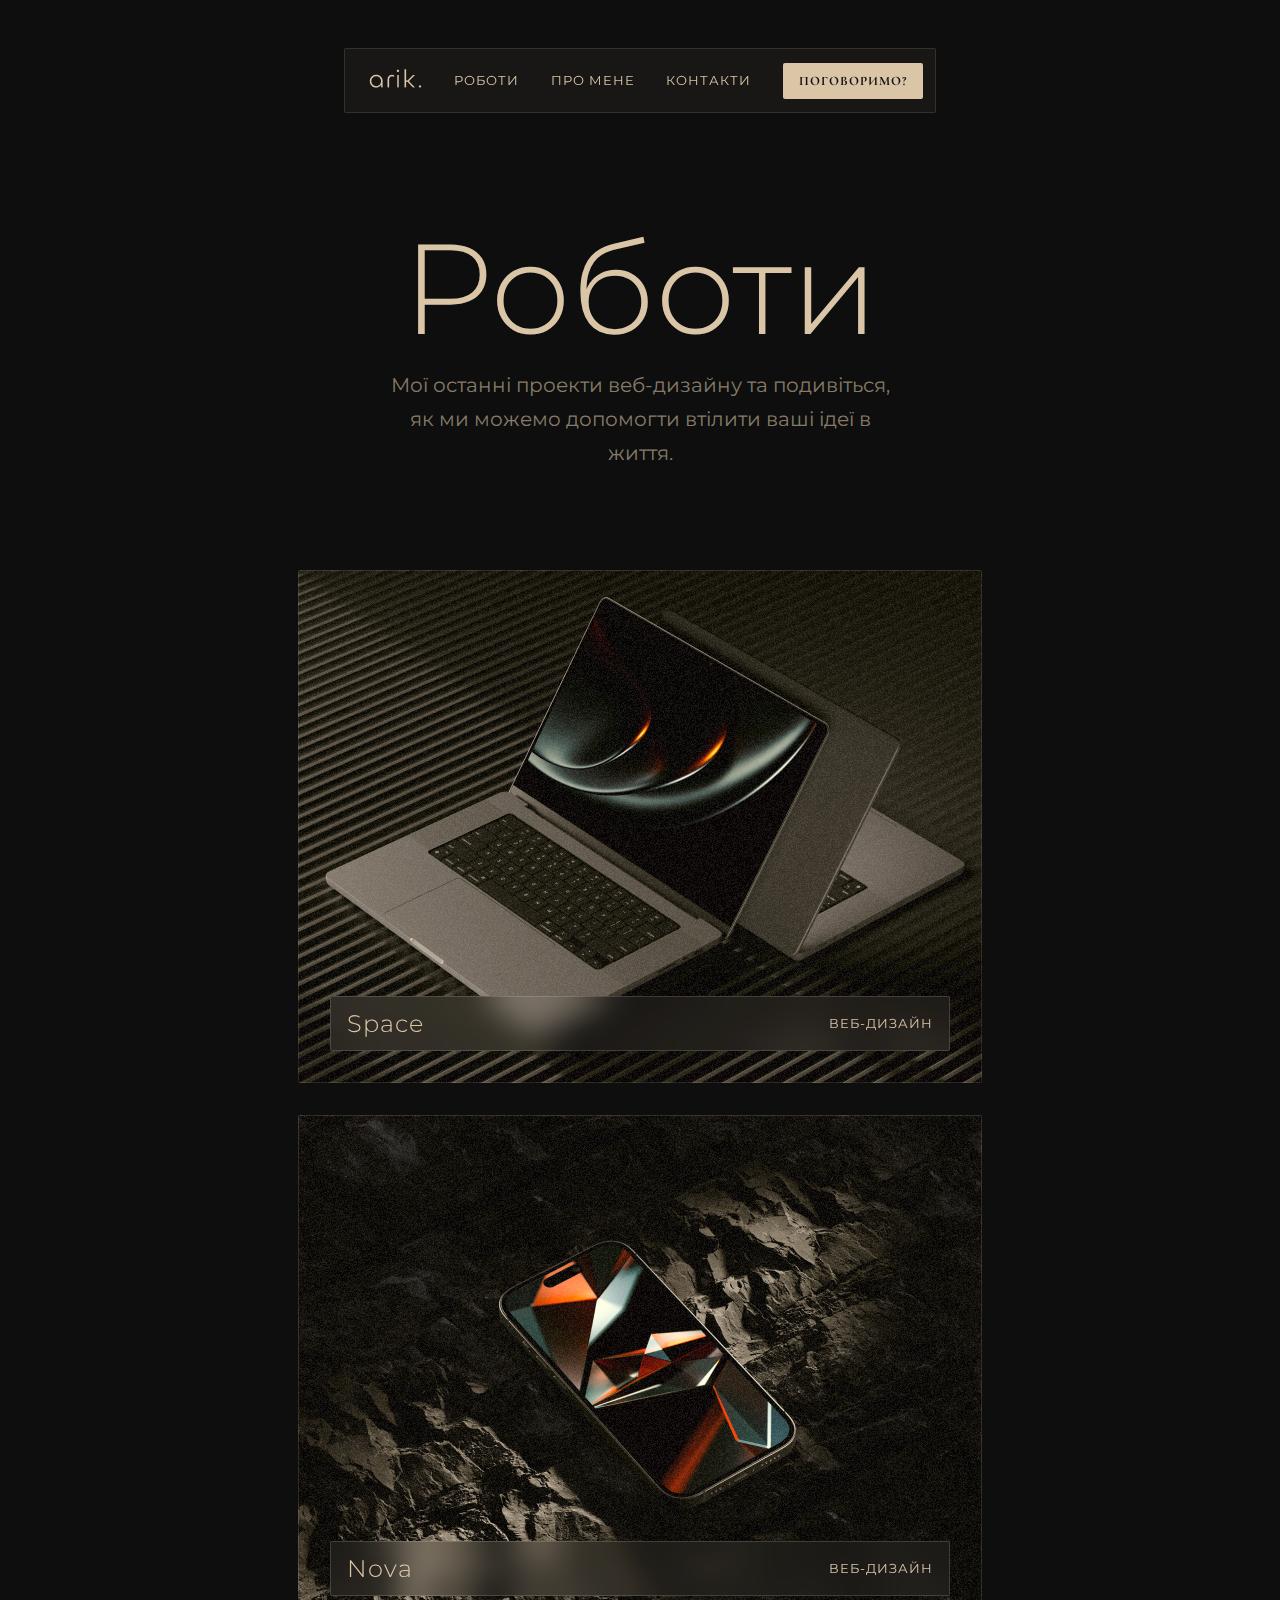
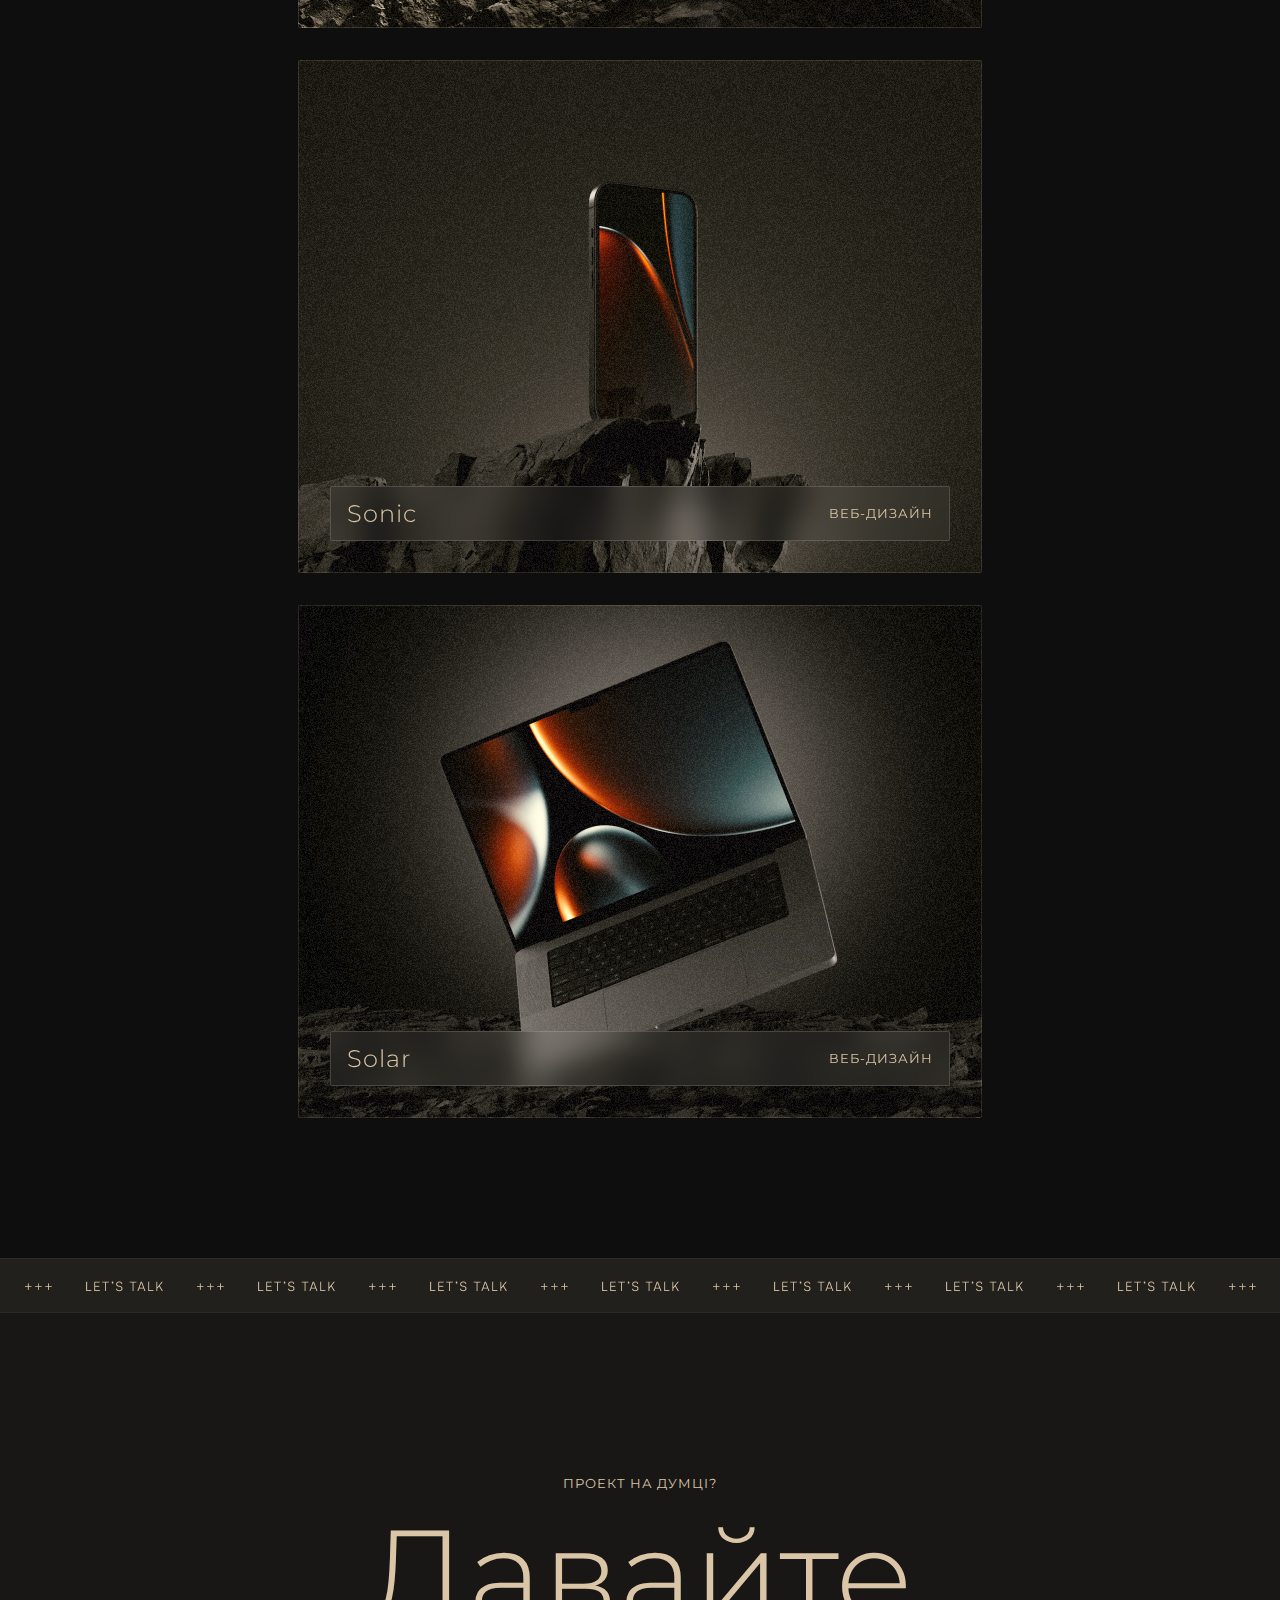
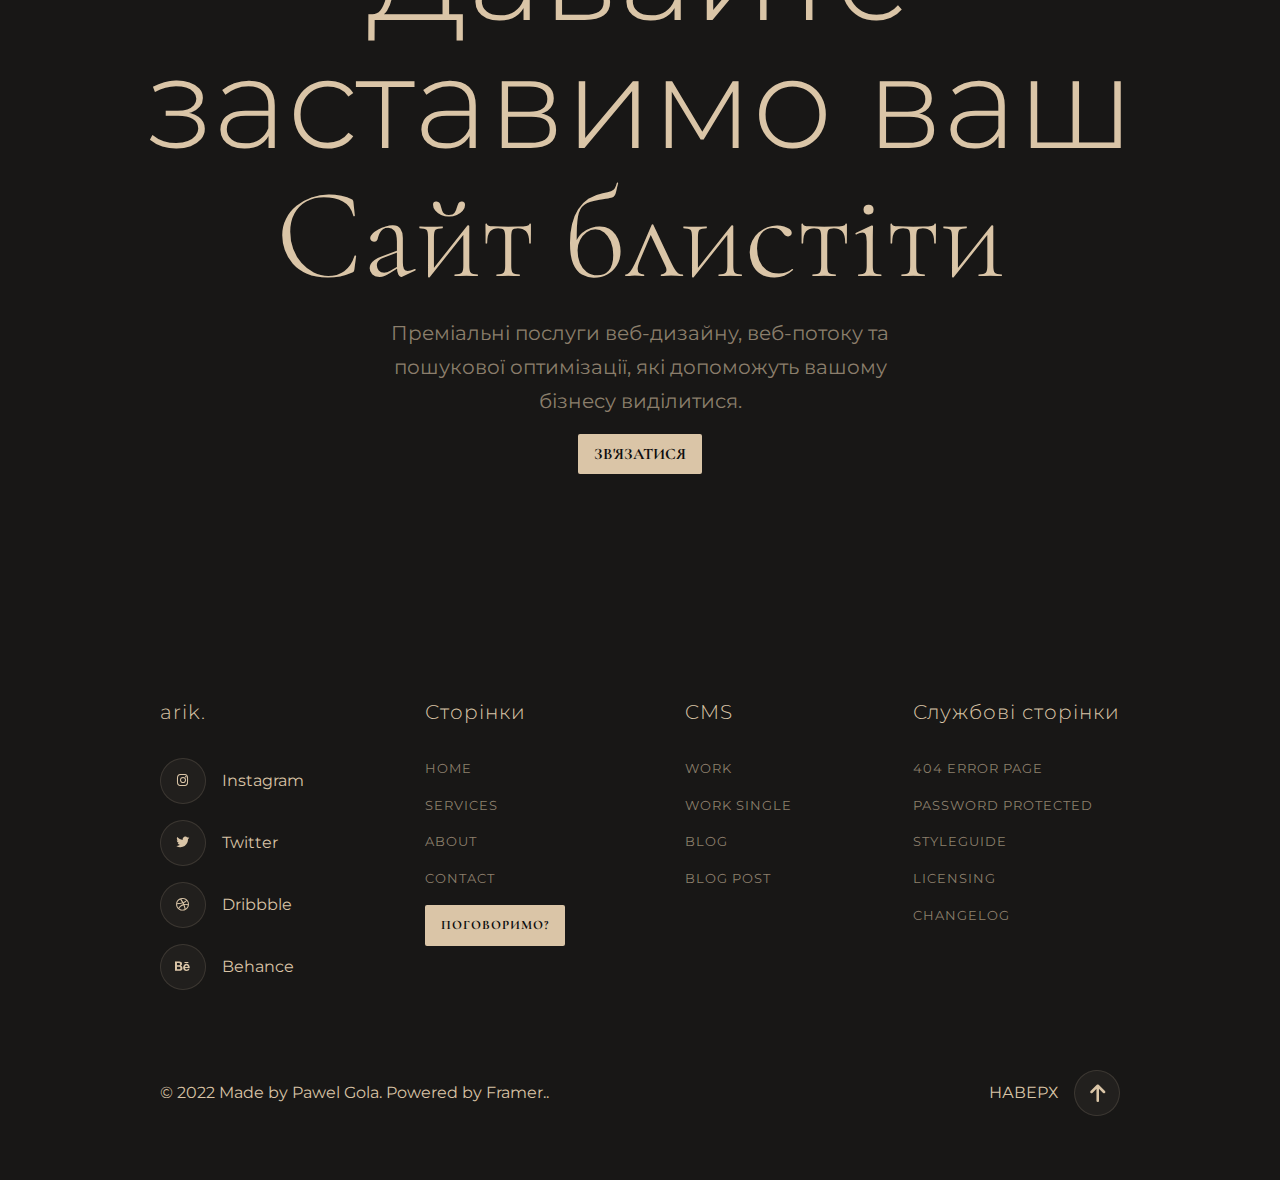
<file: work.html>
<!doctype html>
<html lang="uk">
<head>
    <meta charset="UTF-8">
    <meta name="viewport" content="width=device-width, initial-scale=1.0">
    <meta http-equiv="X-UA-Compatible" content="ie=edge">
    <title>arik.</title>
    <link rel="stylesheet" href="css/style.css">
    <link rel="icon" type="image/png" href="img/favicon.png" sizes="16x16">
    <link rel="shortcut icon" href="img/favicon.png" type="image/x-icon">
    <meta name="description" content="Web Designer & Developer">
    <link rel="stylesheet" href="https://cdnjs.cloudflare.com/ajax/libs/font-awesome/6.0.0-beta3/css/all.min.css">
    <link href="https://fonts.googleapis.com/css2?family=Cormorant+Garamond:ital,wght@0,300;0,400;0,500;0,600;0,700;1,300;1,400;1,500;1,600;1,700&family=Montserrat:ital,wght@0,100..900;1,100..900&display=swap" rel="stylesheet">
</head>
<body>
<div class="modal" id="modal">
    <div class="modal-content">
        <button class="close" id="closeModal">&times;</button>
        <h2>Давайте зв'яжемося</h2>
        <form>
            <input type="text" placeholder="Ім'я" required>
            <input type="email" placeholder="Email" required>
            <textarea placeholder="Повідомлення" required></textarea>
            <button type="submit">Надіслати</button>
        </form>
    </div>
</div>
<header class="header">
    <nav class="navbar">
        <a href="index.html"><img src="img/Logo.png" alt="img" class="logo"></a>
        <div class="burger" id="burger-menu">
            <span></span>
            <span></span>
            <span></span>
        </div>
        <ul class="nav-links" id="nav-links">
            <li><a href="#">Роботи</a></li>
            <li><a href="about.html">Про мене</a></li>
            <li><a href="contact.html">Контакти</a></li>
            <li><a href="#" class="btn-talk" id="openModal">Поговоримо?</a></li>
        </ul>
    </nav>
</header>
<section class="process-section proc-padding">
    <h2 class="main-title">Роботи</h2>
    <p class="subtitle">Мої останні проекти веб-дизайну та подивіться,
        як ми можемо допомогти втілити ваші ідеї в життя.</p>
</section>
<section class="work-section work-padding">
    <div class="work-cards">
        <div class="work-card">
            <img src="img/card1.png" alt="img">
            <div class="card-text">
                <p>Space</p>
                <span>Веб-дизайн</span>
            </div>
        </div>
        <div class="work-card">
            <img src="img/card2.png" alt="img">
            <div class="card-text">
                <p>Nova</p>
                <span>Веб-дизайн</span>
            </div>
        </div>
        <div class="work-card">
            <img src="img/card3.png" alt="img">
            <div class="card-text">
                <p>Sonic</p>
                <span>Веб-дизайн</span>
            </div>
        </div>
        <div class="work-card">
            <img src="img/card4.png" alt="img">
            <div class="card-text">
                <p>Solar</p>
                <span>Веб-дизайн</span>
            </div>
        </div>
    </div>
</section>


<div class="banner"></div>
<section class="process-section get-site">
    <h3 class="section-title">Проект на думці?</h3>
    <h2 class="main-title">Давайте заставимо ваш
        <br><span class="font-two">Сайт блистіти</span></h2>
    <p class="subtitle">Преміальні послуги веб-дизайну, веб-потоку та пошукової оптимізації,
        які допоможуть вашому бізнесу виділитися.</p>
    <a href="#" class="btn-talk">Зв'язатися</a>
</section>
<footer class="footer">
    <div class="footer-container">
        <div class="footer-links">
            <ul>
                <li><h4>arik.</h4></li>
                <li><a href="#" class="circle"><i class="fa-brands fa-instagram" style="color: #DAC5A7;"></i></a>Instagram</a></li>
                <li><a href="#" class="circle"><i class="fa-brands fa-twitter" style="color: #DAC5A7;"></i></a>Twitter</a></li>
                <li><a href="#" class="circle"><i class="fa-brands fa-dribbble" style="color: #DAC5A7;"></i></a>Dribbble</a></li>
                <li><a href="#" class="circle"><i class="fa-brands fa-behance" style="color: #DAC5A7;"></i></a>Behance</a></li>
            </ul>
            <ul>
                <li><h4>Сторінки</h4></li>
                <li><a href="#">Home</a></li>
                <li><a href="#">Services</a></li>
                <li><a href="#">About</a></li>
                <li><a href="#">Contact</a></li>
                <li><a href="#" class="btn-talk">Поговоримо?</a></li>
            </ul>
            <ul>
                <li><h4>CMS</h4></li>
                <li><a href="#">Work</a></li>
                <li><a href="#">Work Single</a></li>
                <li><a href="#">Blog</a></li>
                <li><a href="#">Blog Post</a></li>
            </ul>
            <ul>
                <li><h4>Службові сторінки</h4></li>
                <li><a href="#">404 Error Page</a></li>
                <li><a href="#">Password Protected</a></li>
                <li><a href="#">Styleguide</a></li>
                <li><a href="#">Licensing</a></li>
                <li><a href="#">Changelog</a></li>
            </ul>
        </div>
        <div class="footer-bottom">
            <p>© 2022 Made by Pawel Gola. Powered by Framer..</p>
            <a href="#" class="to-top">Наверх
                <i class="fa-solid fa-arrow-right fa-lg" style="color: #DAC5A7;"></i>
            </a>
        </div>
    </div>
</footer>

<script src="script/script.js"></script>
</body>
</html>
</file>
<file: css/style.css>
* {
    margin: 0;
    padding: 0;
    box-sizing: border-box;
}

body {
    font-family: "Montserrat", sans-serif;
    background-color: #0E0E0E;
}

/* Модальне вікно */

.modal {
    position: fixed;
    top: 0;
    left: 0;
    width: 100%;
    height: 100%;
    background-color: rgba(0, 0, 0, 0.8);
    display: flex;
    justify-content: center;
    align-items: center;
    visibility: hidden;
    opacity: 0;
    transition: visibility 0s, opacity 0.3s;
    z-index: 1000;
}
.modal.show {
    visibility: visible;
    opacity: 1;
}
.modal-content {
    background-color: #1c1c1c;
    padding: 20px;
    border-radius: 8px;
    width: 300px;
    text-align: center;
    box-shadow: 0 4px 10px rgba(0, 0, 0, 0.5);
}
.modal-content h2 {
    font-size: 20px;
    margin-bottom: 20px;
    color: #DAC5A7;
}
.modal-content input,
.modal-content textarea {
    width: 100%;
    padding: 10px;
    margin-bottom: 15px;
    border: 1px solid #333;
    border-radius: 4px;
    background-color: #2a2a2a;
    color: #f5e9d5;
    font-size: 14px;
}
.modal-content textarea {
    resize: none;
    height: 100px;
}
.modal-content button {
    padding: 10px 20px;
    background-color: #f5e9d5;
    color: #1c1c1c;
    border: none;
    border-radius: 4px;
    font-size: 16px;
    cursor: pointer;
    transition: background-color 0.3s;
}
.modal-content button:hover {
    background-color: #e6d3b8;
}
.close {
    position: absolute;
    top: 15px;
    right: 15px;
    font-size: 20px;
    font-weight: bold;
    color: #f5e9d5;
    cursor: pointer;
    background: none;
    border: none;
}
.close:hover {
    color: #e6d3b8;
}

.header {
    position: absolute;
    top: 48px;
    left: 50%;
    transform: translateX(-50%);
    display: flex;
    padding: 12px 12px 12px 24px;
    width: 100%;
    max-width: 592px;
    height: 65px;
    background: rgba(218, 197, 167, 0.05);
    border: 1px solid rgba(218, 197, 167, 0.15);
    backdrop-filter: blur(30px);
    border-radius: 2px;
    z-index: 100;
}

.navbar {
    display: flex;
    justify-content: space-between;
    gap: 32px;
    align-items: center;
    width: 100%;
}

.burger {
    display: flex;
    flex-direction: column;
    justify-content: space-between;
    width: 30px;
    height: 25px;
    background: none;
    border: none;
    cursor: pointer;
}

.burger span {
    display: block;
    height: 4px;
    width: 100%;
    background: #DAC5A7;
    border-radius: 5px;
    transition: all 0.3s ease-in-out;
}

.burger.active span:nth-child(1) {
    transform: rotate(45deg) translate(8px, 5px);
}

.burger.active span:nth-child(2) {
    opacity: 0;
}

.burger.active span:nth-child(3) {
    transform: rotate(-45deg) translate(10px, -5px);
}

.nav-links {
    display: none;
    flex-direction: column;
    list-style: none;
    position: absolute;
    top: 65px;
    right: 0;
    width: 100%;
    background: rgba(0, 0, 0, 0.9);
    padding: 30px;
    gap: 20px;
}

.nav-links.active {
    display: flex;
}

.nav-links li a {
    text-decoration: none;
    font-weight: 400;
    font-size: 13px;
    line-height: 160%;
    letter-spacing: 1px;
    text-transform: uppercase;
    color: #DAC5A7;
}

.btn-talk {
    text-decoration: none;
    text-transform: uppercase;
    padding: 10px 16px;
    background: #DAC5A7;
    border-radius: 2px;
    color: #0E0E0E !important;
    font-family: 'Cormorant Garamond', sans-serif;
    font-weight: bold !important;
}

/* Головна секція */
.hero {
    height: 100vh;
    display: flex;
    flex-direction: column;
    justify-content: flex-end;
    align-items: center;
    background: url('../img/Image.png') center/contain no-repeat;
    mix-blend-mode: lighten;
    text-align: center;
    color: #DAC5A7;
    padding: 0 20px;
}

.hero h1 {
    font-weight: 300;
    font-size: 24px;
    line-height: 120%;
}

.font-two {
    font-family: 'Cormorant Garamond', sans-serif;
}

.hero p {
    margin-top: 16px;
    font-weight: 300;
    font-size: 14px;
    line-height: 150%;
    color: rgba(218, 197, 167, 0.6);
}

.brand-section {
    display: flex;
    align-items: center;
    justify-content: center;
    padding: 120px 20px;
}

.brand-section div{
    display: flex;
    align-items: center;
    justify-content: center;
    flex-wrap: wrap;
    gap: 128px;
}

/* Послуги */

.services {
    display: flex;
    align-items: flex-start;
    justify-content: center;
    flex-direction: row;
    flex-wrap: wrap;
    gap: 20px;
    padding: 0 20px 150px;
}

.service {
    position: relative;
    background: #181715;
    border: 1px solid rgba(218, 197, 167, 0.15);
    border-radius: 2px;
    padding: 48px;
    text-align: left;
    max-width: 445px;
}

.service h3 {
    font-weight: 400;
    font-size: 13px;
    line-height: 160%;
    letter-spacing: 1px;
    text-transform: uppercase;
    color: rgba(218, 197, 167, 0.6);
}

.service h2 {
    font-weight: 300;
    font-size: 24px;
    line-height: 130%;
    letter-spacing: 1px;
    text-transform: uppercase;
    color: #DAC5A7;
    margin-bottom: 8px;
}

.service p {
    font-weight: 400;
    font-size: 16px;
    line-height: 180%;
    color: rgba(218, 197, 167, 0.6);
    margin-bottom: 35px;
}

.btn-arrow {
    font-weight: 400;
    font-size: 13px;
    line-height: 160%;
    letter-spacing: 1px;
    text-transform: uppercase;
    color: #DAC5A7;
    text-decoration: none;
    display: flex;
    align-items: center;
    gap: 12px;
    transition: color 0.3s ease;
}

.btn-arrow span {
    display: flex;
    justify-content: center;
    align-items: center;
    width: 32px;
    height: 32px;
    background: rgba(218, 197, 167, 0.05);
    border: 1px solid rgba(218, 197, 167, 0.15);
    backdrop-filter: blur(15px);
    border-radius: 500px;
    transform: rotate(-45deg);
}

/* Роботи */

.work-section {
    display: flex;
    align-items: center;
    justify-content: center;
    flex-direction: column;
    gap: 32px;
    padding: 20px;
}

.work-title {
    display: flex;
    flex-wrap: wrap;
    align-items: center;
    justify-content: space-between;
    width: 100%;
    max-width: 1400px;
}

.work-title h2 {
    font-weight: 300;
    font-size: 34px;
    line-height: 110%;
    color: #DAC5A7;
}

.work-cards {
    display: flex;
    justify-content: center;
    flex-wrap: wrap;
    gap: 32px;
    max-width: 1400px;
}

.work-card {
    position: relative;
    border-radius: 2px;
}

.work-card img {
    width: 100%;
    height: 100%;
    object-fit: cover;
    display: block;
}

.card-text {
    display: flex;
    flex-direction: row;
    justify-content: space-between;
    align-items: center;
    padding: 12px 16px;
    gap: 32px;
    position: absolute;
    height: 55px;
    bottom: 32px;
    background: rgba(255, 255, 255, 0.05);
    border: 1px solid rgba(255, 255, 255, 0.15);
    backdrop-filter: blur(15px);
    border-radius: 2px;
    width: 100%;
    max-width: 620px;
    font-weight: 300;
    font-size: 24px;
    line-height: 130%;
    letter-spacing: 1px;
    color: #DAC5A7;
}

.card-text span{
    font-weight: 400;
    font-size: 13px;
    line-height: 160%;
    text-transform: uppercase;
}

/* Процеси */

.process-section {
    display: flex;
    flex-direction: column;
    justify-content: center;
    gap: 16px;
    align-items: center;
    text-align: center;
    padding: 160px 20px;
    color: #DAC5A7;
}

.section-title {
    font-weight: 400;
    font-size: 13px;
    line-height: 160%;
    letter-spacing: 1px;
    text-transform: uppercase;
}

.main-title {
    font-weight: 300;
    font-size: 40px;
    line-height: 100%;
}

.subtitle {
    max-width: 500px;
    font-weight: 400;
    font-size: 20px;
    line-height: 170%;
    color: rgba(218, 197, 167, 0.6);
}

.arrow-down {
    display: flex;
    justify-content: center;
    align-items: center;
    width: 46px;
    height: 46px;
    background: rgba(218, 197, 167, 0.05);
    border: 1px solid rgba(218, 197, 167, 0.15);
    backdrop-filter: blur(15px);
    border-radius: 500px;
    transform: rotate(90deg);
    margin-top: 48px;
}

/*Свайпер*/

.swiper-section {
    padding: 0 20px;
    display: flex;
    align-items: center;
    justify-content: center;
}

.swiper-section .service {
    width: 100%!important;
    max-width: 600px;
}


.swiper-section .service h2 {
    font-size: 20px;
}

.swiper-section  .service p {
    font-size: 14px;
    margin-bottom: 5px;
}

.time-block {
    position: absolute;
    top: 20px;
    right: 20px;
    padding: 8px;
    background: rgba(218, 197, 167, 0.05);
    border: 1px solid rgba(218, 197, 167, 0.15);
    backdrop-filter: blur(15px);
    border-radius: 2px;
    font-weight: 400 !important;
    font-size: 12px !important;
    line-height: 100% !important;
    text-transform: uppercase;
}

.service ul {
    font-weight: 400;
    font-size: 14px;
    line-height: 180%;
    color: #DAC5A7;
    padding: 0 0 0 20px;
}

.service ul li{
    margin-bottom: 5px;
}

.service ul li:last-child {
    margin-bottom: 0;
}

.swiper {
    width: 100%;
    max-width: 600px;
    position: relative;
}

.swiper-button-next, .swiper-button-prev {
    color: #DAC5A7!important;
}

.swiper-button-next {
    right: 10px;
}

.swiper-button-prev {
    left: 10px;
}

/* Відгуки*/

.review-section {
    padding: 160px 20px 0;
    display: flex;
    flex-direction: column;
    align-items: center;
    gap: 64px;
    text-align: center;
}

.title-review {
    font-weight: 300;
    font-size: 30px;
    line-height: 100%;
    color: #DAC5A7;
}

.subtitle-review {
    max-width: 600px;
    font-weight: 400;
    font-size: 18px;
    line-height: 160%;
    color: rgba(218, 197, 167, 0.6);
}

.reviews-row {
    display: flex;
    justify-content: center;
    flex-wrap: wrap;
    gap: 32px;
}

.reviews-block {
    display: flex;
    flex-direction: column;
    justify-content: flex-start;
    gap: 32px;
    max-width: 1200px;
}

.review {
    display: flex;
    flex-direction: column;
    text-align: left;
    width: 100%;
    max-width: 584px;
    color: #DAC5A7;
    padding: 20px;
    gap: 32px;
    background: rgba(218, 197, 167, 0.05);
    border: 1px solid rgba(218, 197, 167, 0.15);
    backdrop-filter: blur(15px);
    border-radius: 2px;
}

.review img {
    height: 20px;
    width: fit-content;
}

.review h3 {
    font-weight: 300;
    font-size: 24px;
    line-height: 130%;
    letter-spacing: 1px;
    margin-bottom: 8px;
}

.review p {
    font-weight: 400;
    font-size: 16px;
    line-height: 180%;
    color: rgba(218, 197, 167, 0.6);
}

.company-block {
    display: flex;
    align-items: center;
    gap: 16px;
}

.company-block img {
    width: 60px;
    height: 60px;
}

.company-block {
    display: flex;
    align-items: center;
    gap: 16px;
}

.company-block h4 {
    font-weight: 400;
    font-size: 13px;
    line-height: 160%;
    letter-spacing: 1px;
    text-transform: uppercase;
}

/*Інформація блок*/

.info-section {
    height: 800px;
    background: url("../img/back-fon.png") top center/contain no-repeat;
    mix-blend-mode: lighten;
    display: flex;
    align-items: flex-end;
    justify-content: center;
    padding: 0 20px;
    margin-bottom: 230px;
}

.text-block {
    display: flex;
    justify-content: center;
    flex-wrap: wrap;
    gap: 20px;
    color: #DAC5A7;
}

.text-block h3 {
    font-weight: 300;
    font-size: 48px;
    line-height: 110%;
}

.info-block {
    max-width: 568px;
    display: flex;
    flex-direction: column;
    gap: 32px;
}

.info-block p{
    font-weight: 400;
    font-size: 18px;
    line-height: 160%;
    color: rgba(218, 197, 167, 0.6);
}

.info-block div{
    display: flex;
    gap: 10px;
}

.info-block div a{
    text-decoration: none;
}

.circle {
    display: flex;
    justify-content: center;
    align-items: center;
    width: 46px;
    height: 46px;
    background: rgba(218, 197, 167, 0.05);
    border: 1px solid rgba(218, 197, 167, 0.15);
    backdrop-filter: blur(15px);
    border-radius: 500px;
}
/*БАНЕР СЕКЦІЯ*/

.banner {
    width: 100%;
    background: url("../img/Banner.png") center/cover no-repeat;
    height: 55px;
}

.get-site {
    background: rgba(218, 197, 167, 0.05);
}

/* Футер */

.footer {
    display: flex;
    align-items: center;
    justify-content: center;
    color: #d8c3a5;
    padding: 64px 20px;
    background: rgba(218, 197, 167, 0.05);
}

.footer-container {
    width: 100%;
    max-width: 1600px;
}

.footer-links {
    display: flex;
    flex-wrap: wrap;
    flex-direction: column;
    gap: 30px;
    justify-content: space-between;
    width: 100%;
}

.footer-links ul {
    list-style: none;
    padding: 0;
    display: flex;
    flex-direction: column;
    gap: 16px;
}

.footer-links ul li{
    display: flex;
    align-items: center;
    gap: 16px;
}

.footer-links li h4 {
    margin-bottom: 16px;
    font-weight: 300;
    font-size: 20px;
    line-height: 140%;
    letter-spacing: 1px;
    color: #DAC5A7;
}

.footer-links a {
    text-decoration: none;
    font-weight: 400;
    font-size: 13px;
    line-height: 160%;
    letter-spacing: 1px;
    text-transform: uppercase;
    color: rgba(218, 197, 167, 0.6);
}

.footer-bottom {
    margin-top: 80px;
    display: flex;
    justify-content: space-between;
    align-items: center;
}

.to-top {
    text-decoration: none;
    color: #DAC5A7;
    display: flex;
    align-items: center;
    gap: 16px;
    text-transform: uppercase;
}

.to-top i{
    display: flex;
    justify-content: center;
    align-items: center;
    width: 46px;
    height: 46px;
    background: rgba(218, 197, 167, 0.05);
    border: 1px solid rgba(218, 197, 167, 0.15);
    backdrop-filter: blur(15px);
    border-radius: 500px;
    transform: rotate(-90deg);
}

/* Сторінка роботи*/

.work-padding {
    padding: 0 20px 140px;
}

.proc-padding {
    padding: 224px 20px 100px;
}

/* Сторінка про мене*/

.profile-section {
    display: flex;
    justify-content: center;
    flex-wrap: wrap;
    flex-direction: column;
    gap: 80px;
    padding: 228px 20px 160px;
}

.profile-image {
    flex: 1;
    max-width: 520px;
    width: 100%;
    mix-blend-mode: lighten;
}

.profile-image img{
    max-width: 520px;
    width: 100%;
    max-height: 589px;
}

.profile {
    color: #DAC5A7;
    flex: 1;
    max-width: 800px;
    width: 100%;
}

.profile-header {
    padding: 64px 0 128px;
}

.profile-header h1 {
    font-weight: 300;
    font-size: 50px;
    line-height: 100%;
}

.tagline {
    margin: 16px 0 64px;
    max-width: 600px;
    width: 100%;
    font-weight: 300;
    font-size: 24px;
    line-height: 150%;
    color: rgba(218, 197, 167, 0.6);
}

.profile-header .btn-arrow span {
    justify-content: center;
    align-items: center;
    width: 46px;
    height: 46px;
    background: rgba(218, 197, 167, 0.05);
    border: 1px solid rgba(218, 197, 167, 0.15);
    backdrop-filter: blur(15px);
    border-radius: 500px;
    transform: rotate(90deg);
}

.about, .awards {
    padding: 48px;
    background: #181715;
    border: 1px solid rgba(218, 197, 167, 0.15);
    border-radius: 2px;
}

.about {
    display: flex;
    flex-direction: column;
}

.about h2 {
    font-weight: 300;
    font-size: 20px;
    line-height: 110%;
    color: #DAC5A7;
    margin: 16px 0;
}

.about p {
    font-weight: 400;
    font-size: 16px;
    line-height: 180%;
    color: rgba(218, 197, 167, 0.6);
    margin: 0 0 16px;
}

.about img {
    max-width: 704px;
    width: 100%;
}

.social-links {
    margin: 16px 0;
    display: flex;
    align-items: center;
    justify-content: center;
    flex-wrap: wrap;
    gap: 16px;
}

.social-links a {
    display: flex;
    align-items: center;
    gap: 16px;
    padding: 16px 24px;
    width: 256px;
    height: 56px;
    background: #181715;
    border: 1px solid rgba(218, 197, 167, 0.15);
    border-radius: 2px;
    position: relative;
    font-weight: 400;
    font-size: 13px;
    line-height: 160%;
    letter-spacing: 1px;
    text-transform: uppercase;
    color: #DAC5A7;
    text-decoration: none;
}

.arrow-pos {
    position: absolute;
    top: 27px;
    right: 16px;
    transform: rotate(-45deg);
}

.social-links a:hover {
    background-color: #666;
}

.title-about {
    font-weight: 400;
    font-size: 13px;
    line-height: 160%;
    letter-spacing: 1px;
    text-transform: uppercase;
    color: rgba(218, 197, 167, 0.6);
}

.awards ul {
    list-style: none;
    padding: 0;
}

.awards li {
    padding: 0 0 24px;
    border-bottom: 1px solid rgba(218, 197, 167, 0.15);
    margin-top: 24px;
    display: flex;
    justify-content: space-between;
}

.awards li:last-child {
    border-bottom: none;
}

/* Конткти сторінка*/

.pro-con {
    max-width: 600px;
    width: 100%;
}

.contact-form {
    display: flex;
    flex-direction: column;
    gap: 16px;
}

.contact-form input, .contact-form textarea {
    display: flex;
    padding: 16px 24px;
    max-width: 504px;
    width: 100%;
    background: rgba(218, 197, 167, 0.05);
    border: 1px solid rgba(218, 197, 167, 0.15);
    border-radius: 2px;
    font-size: 13px;
    line-height: 160%;
    letter-spacing: 1px;
    text-transform: uppercase;
    color: #DAC5A7;
}

.form-btn {
    display: flex;
    justify-content: center;
    align-items: center;
    padding: 10px 16px;
    background: #DAC5A7;
    border-radius: 2px;
    border: none;
    font-size: 13px;
    line-height: 160%;
    letter-spacing: 1px;
    text-transform: uppercase;
    color: #0E0E0E;
}

.pro-con .social-links a {
    max-width: 292px;
    width: 100%;
}

@media (min-width: 768px) {
    .burger {
        display: none;
    }
    .nav-links {
        display: flex;
        flex-direction: row;
        justify-content: space-between;
        position: static;
        gap: 20px;
        background: none;
        padding: 0;
    }
    .hero h1{
        font-size: 145px;
        line-height: 100%;
    }
    .hero p {
        font-size: 24px;
        width: 600px;
    }
    .card-text {
        margin: 0 32px;
    }
    .main-title {
        font-size: 128px;
    }
    .swiper-section.service {
        min-width: 600px;
    }
    .swiper-section .service h2 {
        font-size: 24px;
    }
    .swiper-section  .service p {
        font-size: 16px;
        margin-bottom: 35px;
    }
    .service ul li{
        margin-bottom: 16px;
    }
    .service ul {
        font-size: 16px;
    }
    .title-review {
        font-size: 96px;
    }
    .work-title h2 {
        font-size: 64px;
    }
    footer {
        padding: 64px 160px !important;
    }
    .review {
        gap: 32px;
        padding: 48px;
    }
    .text-block {
        gap: 100px;
    }
    .info-section {
        height: 100vh;
    }
    .profile-header h1 {
        font-size: 128px;
    }
    .about h2 {
        font-size: 48px;
    }
    .profile-section, .footer-links {
        flex-direction: row;
    }
}

@media (min-width: 1300px) {
    .swiper {
        max-width: 1230px;
    }
}
</file>
